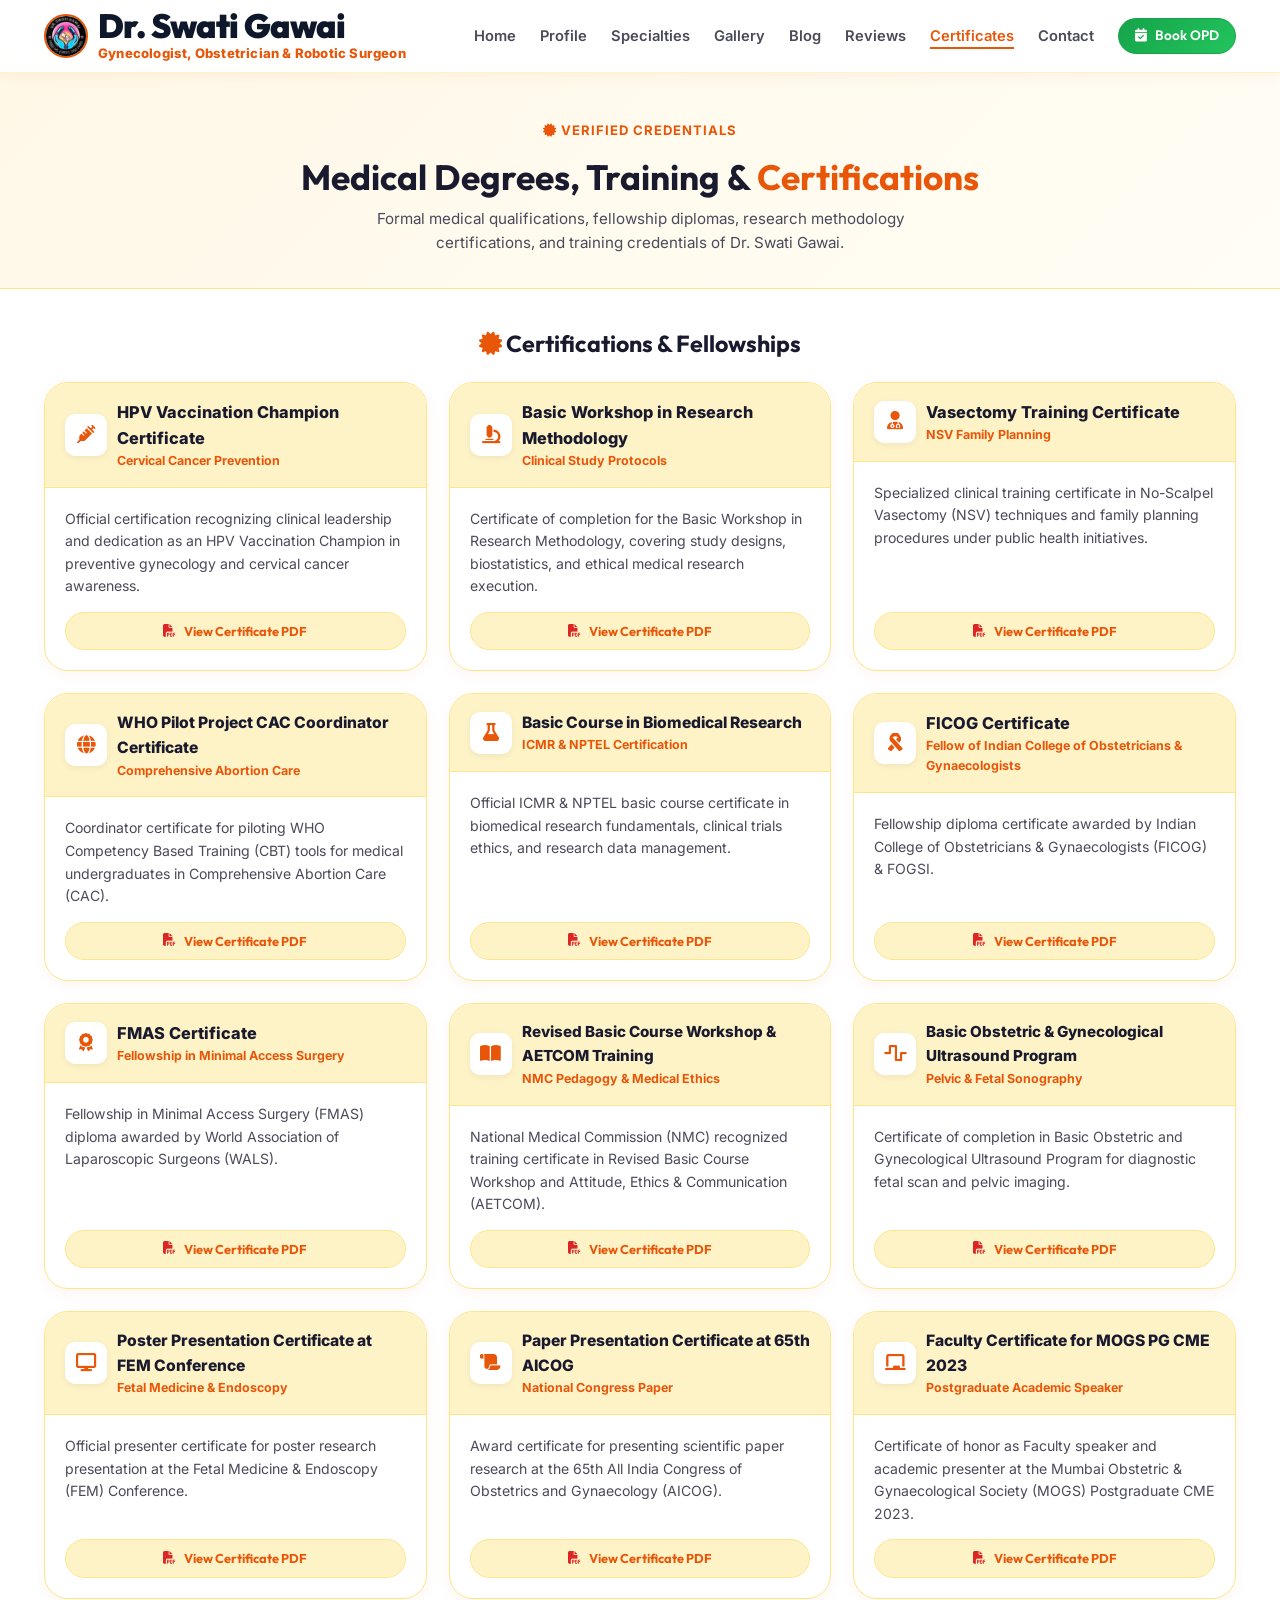
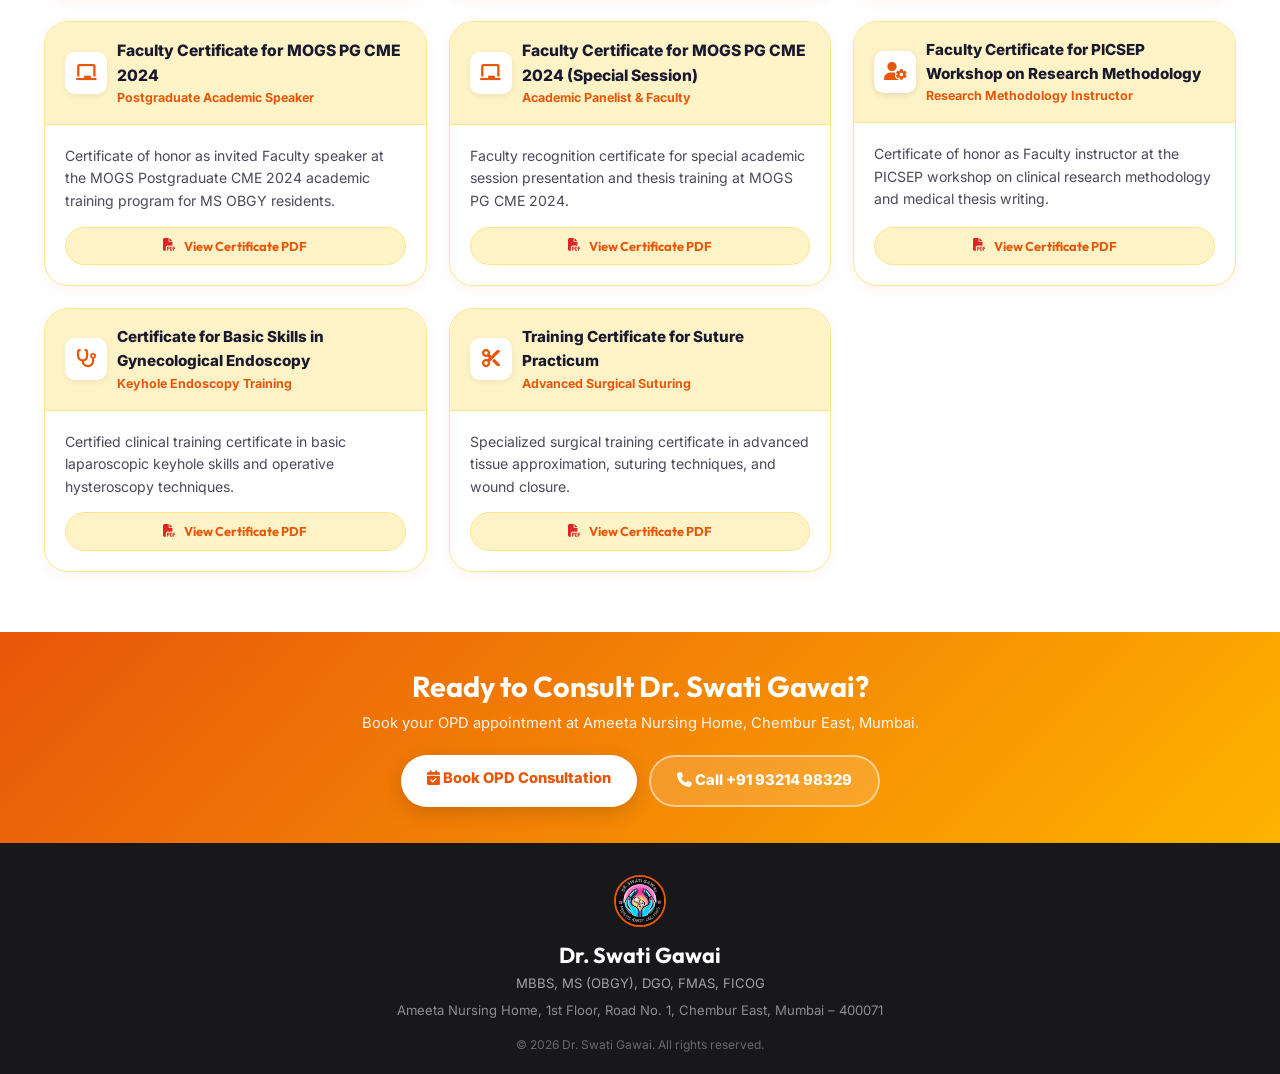
<file: certificates.html>
<!DOCTYPE html>
<html lang="en">
<head>
    <meta charset="UTF-8">
    <meta name="viewport" content="width=device-width, initial-scale=1.0">
    <title>Medical Certificates & Credentials | Dr. Swati Gawai — Gynecologist Chembur</title>
    <meta name="description" content="Official medical certificates, degree diplomas, FMAS, FICOG, MUHS teaching recognitions, research methodology certificates, and robotic surgery qualifications of Dr. Swati Gawai.">
    <link rel="canonical" href="https://drswatigawai.com/certificates">

    <!-- Open Graph -->
    <meta property="og:type" content="website">
    <meta property="og:url" content="https://drswatigawai.com/certificates">
    <meta property="og:title" content="Certificates & Credentials | Dr. Swati Gawai">
    <meta property="og:description" content="Medical degrees, fellowships, FMAS, FICOG, research methodology, and teaching credentials of Dr. Swati Gawai.">
    <meta property="og:image" content="https://drswatigawai.com/images/doctor%20image.jpeg">

    <!-- Favicon -->
    <link rel="icon" type="image/png" href="favicon/favicon-96x96.png" sizes="96x96">
    <link rel="shortcut icon" href="favicon/favicon.ico">
    <link rel="apple-touch-icon" sizes="180x180" href="favicon/apple-touch-icon.png">

    <!-- Google Fonts -->
    <link rel="preconnect" href="https://fonts.googleapis.com">
    <link rel="preconnect" href="https://fonts.gstatic.com" crossorigin>
    <link href="https://fonts.googleapis.com/css2?family=Inter:wght@400;500;600;700&family=Outfit:wght@400;500;600;700;800;900&display=swap" rel="stylesheet">

    <!-- FontAwesome -->
    <link rel="stylesheet" href="https://cdnjs.cloudflare.com/ajax/libs/font-awesome/6.4.0/css/all.min.css">

    <!-- Master Stylesheet -->
    <link rel="stylesheet" href="style.css">

    <style>
        .cert-hero {
            background: linear-gradient(135deg, #FFF8E7 0%, #FFFDF5 100%);
            border-bottom: 1px solid var(--light-border);
            padding: 44px 0 32px;
            text-align: center;
        }

        .cert-grid {
            display: grid;
            grid-template-columns: repeat(auto-fit, minmax(320px, 1fr));
            gap: 22px;
        }

        .cert-card {
            background: var(--white);
            border: 1.5px solid var(--light-border);
            border-radius: var(--radius-lg);
            overflow: hidden;
            box-shadow: var(--shadow-sm);
            transition: transform 0.25s ease, box-shadow 0.25s ease, border-color 0.25s ease;
            display: flex;
            flex-direction: column;
            justify-content: space-between;
        }

        .cert-card:hover {
            transform: translateY(-4px);
            box-shadow: var(--shadow-md);
            border-color: var(--amber-gold);
        }

        .cert-card-header {
            background: var(--yellow-soft);
            padding: 16px 20px;
            border-bottom: 1px solid var(--light-border);
            display: flex;
            align-items: center;
            justify-content: space-between;
            gap: 12px;
        }

        .cert-num-badge {
            font-family: var(--font-heading);
            font-size: 0.84rem;
            font-weight: 900;
            color: white;
            background: var(--orange-primary);
            padding: 4px 12px;
            border-radius: 99px;
            box-shadow: 0 2px 6px rgba(232, 86, 10, 0.3);
            white-space: nowrap;
        }

        .cert-icon {
            width: 42px; height: 42px;
            border-radius: 10px;
            background: var(--white);
            color: var(--orange-primary);
            display: flex; align-items: center; justify-content: center;
            font-size: 1.15rem;
            flex-shrink: 0;
            box-shadow: 0 2px 6px rgba(0,0,0,0.06);
        }

        .cert-card-body {
            padding: 20px;
            flex-grow: 1;
            display: flex;
            flex-direction: column;
            justify-content: space-between;
        }
    </style>
</head>
<body>

    <!-- Splash Loader -->
    <div id="site-loader">
        <img src="images/logo.jpg" alt="Dr. Swati Gawai Logo" class="loader-logo" onerror="this.src='https://via.placeholder.com/80';">
        <div class="loader-title">Dr. Swati Gawai</div>
        <div class="loader-subtitle">Certificates &amp; Credentials</div>
        <div class="loader-progress-track">
            <div class="loader-progress-bar" id="loaderProgressBar"></div>
        </div>
    </div>

    <!-- Header Navigation -->
    <header class="site-header" id="siteHeader">
        <div class="container header-container">
            <a href="index.html" class="brand-wrapper">
                <img src="images/logo.jpg" alt="Logo" class="brand-logo-img" onerror="this.src='https://via.placeholder.com/46';">
                <div>
                    <div class="brand-name">Dr. Swati Gawai</div>
                    <div class="brand-tag">Gynecologist, Obstetrician &amp; Robotic Surgeon</div>
                </div>
            </a>

            <ul class="nav-links-desktop">
                <li><a href="index.html">Home</a></li>
                <li><a href="index.html#about">Profile</a></li>
                <li><a href="specialties.html">Specialties</a></li>
                <li><a href="gallery.html">Gallery</a></li>
                <li><a href="blog.html">Blog</a></li>
                <li><a href="reviews.html">Reviews</a></li>
                <li><a href="certificates.html" class="active">Certificates</a></li>
                <li><a href="contact.html">Contact</a></li>
                <li><a href="booking.html" class="btn btn-secondary btn-book-opd-flash" style="padding:6px 16px; font-size:0.85rem;"><i class="fa-solid fa-calendar-check"></i> Book OPD</a></li>
            </ul>

            <button class="mobile-burger-btn" id="mobileBurgerBtn" aria-label="Toggle menu">
                <i class="fa-solid fa-bars-staggered"></i>
            </button>
        </div>
    </header>

    <!-- Mobile Offcanvas Drawer -->
    <div class="drawer-overlay" id="drawerOverlay"></div>
    <aside class="mobile-drawer" id="mobileDrawer">
        <div>
            <div class="brand-wrapper" style="margin-bottom:24px;">
                <img src="images/logo.jpg" alt="Logo" class="brand-logo-img">
                <div>
                    <div class="brand-name">Dr. Swati Gawai</div>
                    <div class="brand-tag">Gynecologist, Obstetrician &amp; Robotic Surgeon</div>
                </div>
            </div>
            <ul class="drawer-nav-list">
                <li><a href="index.html"><i class="fa-solid fa-house"></i> Home</a></li>
                <li><a href="index.html#about"><i class="fa-solid fa-user-doctor"></i> About Dr. Gawai</a></li>
                <li><a href="specialties.html"><i class="fa-solid fa-stethoscope"></i> Specialties</a></li>
                <li><a href="gallery.html"><i class="fa-solid fa-images"></i> Photo Gallery</a></li>
                <li><a href="certificates.html"><i class="fa-solid fa-certificate"></i> Certificates</a></li>
                <li><a href="blog.html"><i class="fa-solid fa-newspaper"></i> Health Blog</a></li>
                <li><a href="reviews.html"><i class="fa-solid fa-star"></i> Patient Reviews</a></li>
                <li><a href="contact.html"><i class="fa-solid fa-location-dot"></i> Contact &amp; Map</a></li>
                <li><a href="booking.html"><i class="fa-solid fa-calendar-check"></i> Book OPD</a></li>
            </ul>
        </div>
        <div>
            <a href="tel:+919321498329" class="btn btn-primary" style="width:100%;"><i class="fa-solid fa-phone"></i> Call +91 93214 98329</a>
        </div>
    </aside>

    <!-- Hero Section -->
    <section class="cert-hero">
        <div class="container">
            <span class="section-tag"><i class="fa-solid fa-certificate"></i> Verified Credentials</span>
            <h1 class="section-heading" style="font-size:2.2rem; max-width:680px; margin:10px auto 8px;">
                Medical Degrees, Training &amp; <span style="color:var(--orange-primary);">Certifications</span>
            </h1>
            <p style="font-size:0.95rem; color:var(--ink-soft); max-width:620px; margin:0 auto; line-height:1.6;">
                Formal medical qualifications, fellowship diplomas, research methodology certifications, and training credentials of Dr. Swati Gawai.
            </p>
        </div>
    </section>

    <!-- Certifications & Fellowships -->
    <section style="padding:40px 0 60px; background:var(--white);">
        <div class="container">
            <h2 style="font-family:var(--font-heading); font-size:1.45rem; color:var(--ink-dark); margin-bottom:24px; text-align:center;">
                <i class="fa-solid fa-certificate" style="color:var(--orange-primary);"></i> Certifications &amp; Fellowships
            </h2>

            <div class="cert-grid">

                <!-- 1. HPV vaccination champion certificate -->
                <div class="cert-card">
                    <div class="cert-card-header">
                        <div style="display:flex; align-items:center; gap:10px;">
                            <div class="cert-icon"><i class="fa-solid fa-syringe"></i></div>
                            <div>
                                <div style="font-weight:800; font-size:1.02rem; color:var(--ink-dark);">HPV Vaccination Champion Certificate</div>
                                <div style="font-size:0.78rem; color:var(--orange-primary); font-weight:700;">Cervical Cancer Prevention</div>
                            </div>
                        </div>
                    </div>
                    <div class="cert-card-body">
                        <p style="font-size:0.88rem; color:var(--ink-soft); line-height:1.6; margin-bottom:14px;">
                            Official certification recognizing clinical leadership and dedication as an HPV Vaccination Champion in preventive gynecology and cervical cancer awareness.
                        </p>
                        <a href="pdf/HPV Champions.pdf" target="_blank" class="btn btn-secondary" style="font-size:0.8rem; padding:8px 16px; display:inline-flex; align-items:center; gap:8px;">
                            <i class="fa-solid fa-file-pdf" style="color:#DC2626;"></i> View Certificate PDF
                        </a>
                    </div>
                </div>

                <!-- 2. Basic workshop in research methodology -->
                <div class="cert-card">
                    <div class="cert-card-header">
                        <div style="display:flex; align-items:center; gap:10px;">
                            <div class="cert-icon"><i class="fa-solid fa-microscope"></i></div>
                            <div>
                                <div style="font-weight:800; font-size:1.02rem; color:var(--ink-dark);">Basic Workshop in Research Methodology</div>
                                <div style="font-size:0.78rem; color:var(--orange-primary); font-weight:700;">Clinical Study Protocols</div>
                            </div>
                        </div>
                    </div>
                    <div class="cert-card-body">
                        <p style="font-size:0.88rem; color:var(--ink-soft); line-height:1.6; margin-bottom:14px;">
                            Certificate of completion for the Basic Workshop in Research Methodology, covering study designs, biostatistics, and ethical medical research execution.
                        </p>
                        <a href="pdf/BASIC WORKSHOP IN RESEARCH METHODOLOGY.pdf" target="_blank" class="btn btn-secondary" style="font-size:0.8rem; padding:8px 16px; display:inline-flex; align-items:center; gap:8px;">
                            <i class="fa-solid fa-file-pdf" style="color:#DC2626;"></i> View Certificate PDF
                        </a>
                    </div>
                </div>

                <!-- 3. Vasectomy training certificate -->
                <div class="cert-card">
                    <div class="cert-card-header">
                        <div style="display:flex; align-items:center; gap:10px;">
                            <div class="cert-icon"><i class="fa-solid fa-user-doctor"></i></div>
                            <div>
                                <div style="font-weight:800; font-size:1.02rem; color:var(--ink-dark);">Vasectomy Training Certificate</div>
                                <div style="font-size:0.78rem; color:var(--orange-primary); font-weight:700;">NSV Family Planning</div>
                            </div>
                        </div>
                    </div>
                    <div class="cert-card-body">
                        <p style="font-size:0.88rem; color:var(--ink-soft); line-height:1.6; margin-bottom:14px;">
                            Specialized clinical training certificate in No-Scalpel Vasectomy (NSV) techniques and family planning procedures under public health initiatives.
                        </p>
                        <a href="pdf/NSV Training.pdf" target="_blank" class="btn btn-secondary" style="font-size:0.8rem; padding:8px 16px; display:inline-flex; align-items:center; gap:8px;">
                            <i class="fa-solid fa-file-pdf" style="color:#DC2626;"></i> View Certificate PDF
                        </a>
                    </div>
                </div>

                <!-- 4. WHO pilot project on Comprehensive abortion care co ordinator certificate -->
                <div class="cert-card">
                    <div class="cert-card-header">
                        <div style="display:flex; align-items:center; gap:10px;">
                            <div class="cert-icon"><i class="fa-solid fa-globe"></i></div>
                            <div>
                                <div style="font-weight:800; font-size:0.98rem; color:var(--ink-dark);">WHO Pilot Project CAC Coordinator Certificate</div>
                                <div style="font-size:0.78rem; color:var(--orange-primary); font-weight:700;">Comprehensive Abortion Care</div>
                            </div>
                        </div>
                    </div>
                    <div class="cert-card-body">
                        <p style="font-size:0.88rem; color:var(--ink-soft); line-height:1.6; margin-bottom:14px;">
                            Coordinator certificate for piloting WHO Competency Based Training (CBT) tools for medical undergraduates in Comprehensive Abortion Care (CAC).
                        </p>
                        <a href="pdf/Piloting Comprehensive Abortion Care(CAC) Competency Based Training (CBT) Tool for medical UG.pdf" target="_blank" class="btn btn-secondary" style="font-size:0.8rem; padding:8px 16px; display:inline-flex; align-items:center; gap:8px;">
                            <i class="fa-solid fa-file-pdf" style="color:#DC2626;"></i> View Certificate PDF
                        </a>
                    </div>
                </div>

                <!-- 5. Certificate in basic course in biomedical research -->
                <div class="cert-card">
                    <div class="cert-card-header">
                        <div style="display:flex; align-items:center; gap:10px;">
                            <div class="cert-icon"><i class="fa-solid fa-flask"></i></div>
                            <div>
                                <div style="font-weight:800; font-size:0.98rem; color:var(--ink-dark);">Basic Course in Biomedical Research</div>
                                <div style="font-size:0.78rem; color:var(--orange-primary); font-weight:700;">ICMR &amp; NPTEL Certification</div>
                            </div>
                        </div>
                    </div>
                    <div class="cert-card-body">
                        <p style="font-size:0.88rem; color:var(--ink-soft); line-height:1.6; margin-bottom:14px;">
                            Official ICMR &amp; NPTEL basic course certificate in biomedical research fundamentals, clinical trials ethics, and research data management.
                        </p>
                        <a href="pdf/Basic Course in Biomedical Research.pdf" target="_blank" class="btn btn-secondary" style="font-size:0.8rem; padding:8px 16px; display:inline-flex; align-items:center; gap:8px;">
                            <i class="fa-solid fa-file-pdf" style="color:#DC2626;"></i> View Certificate PDF
                        </a>
                    </div>
                </div>

                <!-- 6. FICOG certificate -->
                <div class="cert-card">
                    <div class="cert-card-header">
                        <div style="display:flex; align-items:center; gap:10px;">
                            <div class="cert-icon"><i class="fa-solid fa-ribbon"></i></div>
                            <div>
                                <div style="font-weight:800; font-size:1.02rem; color:var(--ink-dark);">FICOG Certificate</div>
                                <div style="font-size:0.78rem; color:var(--orange-primary); font-weight:700;">Fellow of Indian College of Obstetricians &amp; Gynaecologists</div>
                            </div>
                        </div>
                    </div>
                    <div class="cert-card-body">
                        <p style="font-size:0.88rem; color:var(--ink-soft); line-height:1.6; margin-bottom:14px;">
                            Fellowship diploma certificate awarded by Indian College of Obstetricians &amp; Gynaecologists (FICOG) &amp; FOGSI.
                        </p>
                        <a href="pdf/6.pdf" target="_blank" class="btn btn-secondary" style="font-size:0.8rem; padding:8px 16px; display:inline-flex; align-items:center; gap:8px;">
                            <i class="fa-solid fa-file-pdf" style="color:#DC2626;"></i> View Certificate PDF
                        </a>
                    </div>
                </div>

                <!-- 7. FMAS certificate -->
                <div class="cert-card">
                    <div class="cert-card-header">
                        <div style="display:flex; align-items:center; gap:10px;">
                            <div class="cert-icon"><i class="fa-solid fa-award"></i></div>
                            <div>
                                <div style="font-weight:800; font-size:1.02rem; color:var(--ink-dark);">FMAS Certificate</div>
                                <div style="font-size:0.78rem; color:var(--orange-primary); font-weight:700;">Fellowship in Minimal Access Surgery</div>
                            </div>
                        </div>
                    </div>
                    <div class="cert-card-body">
                        <p style="font-size:0.88rem; color:var(--ink-soft); line-height:1.6; margin-bottom:14px;">
                            Fellowship in Minimal Access Surgery (FMAS) diploma awarded by World Association of Laparoscopic Surgeons (WALS).
                        </p>
                        <a href="pdf/7.pdf" target="_blank" class="btn btn-secondary" style="font-size:0.8rem; padding:8px 16px; display:inline-flex; align-items:center; gap:8px;">
                            <i class="fa-solid fa-file-pdf" style="color:#DC2626;"></i> View Certificate PDF
                        </a>
                    </div>
                </div>

                <!-- 8. Certificate in revised basic course workshop and AETCOM training -->
                <div class="cert-card">
                    <div class="cert-card-header">
                        <div style="display:flex; align-items:center; gap:10px;">
                            <div class="cert-icon"><i class="fa-solid fa-book-open"></i></div>
                            <div>
                                <div style="font-weight:800; font-size:0.95rem; color:var(--ink-dark);">Revised Basic Course Workshop &amp; AETCOM Training</div>
                                <div style="font-size:0.78rem; color:var(--orange-primary); font-weight:700;">NMC Pedagogy &amp; Medical Ethics</div>
                            </div>
                        </div>
                    </div>
                    <div class="cert-card-body">
                        <p style="font-size:0.88rem; color:var(--ink-soft); line-height:1.6; margin-bottom:14px;">
                            National Medical Commission (NMC) recognized training certificate in Revised Basic Course Workshop and Attitude, Ethics &amp; Communication (AETCOM).
                        </p>
                        <a href="pdf/8.pdf" target="_blank" class="btn btn-secondary" style="font-size:0.8rem; padding:8px 16px; display:inline-flex; align-items:center; gap:8px;">
                            <i class="fa-solid fa-file-pdf" style="color:#DC2626;"></i> View Certificate PDF
                        </a>
                    </div>
                </div>

                <!-- 9. Certificate in basic obstetric and gynecological ultrasound program -->
                <div class="cert-card">
                    <div class="cert-card-header">
                        <div style="display:flex; align-items:center; gap:10px;">
                            <div class="cert-icon"><i class="fa-solid fa-wave-square"></i></div>
                            <div>
                                <div style="font-weight:800; font-size:0.95rem; color:var(--ink-dark);">Basic Obstetric &amp; Gynecological Ultrasound Program</div>
                                <div style="font-size:0.78rem; color:var(--orange-primary); font-weight:700;">Pelvic &amp; Fetal Sonography</div>
                            </div>
                        </div>
                    </div>
                    <div class="cert-card-body">
                        <p style="font-size:0.88rem; color:var(--ink-soft); line-height:1.6; margin-bottom:14px;">
                            Certificate of completion in Basic Obstetric and Gynecological Ultrasound Program for diagnostic fetal scan and pelvic imaging.
                        </p>
                        <a href="pdf/9.pdf" target="_blank" class="btn btn-secondary" style="font-size:0.8rem; padding:8px 16px; display:inline-flex; align-items:center; gap:8px;">
                            <i class="fa-solid fa-file-pdf" style="color:#DC2626;"></i> View Certificate PDF
                        </a>
                    </div>
                </div>

                <!-- 11. Poster presentation certificate at FEM conference -->
                <div class="cert-card">
                    <div class="cert-card-header">
                        <div style="display:flex; align-items:center; gap:10px;">
                            <div class="cert-icon"><i class="fa-solid fa-display"></i></div>
                            <div>
                                <div style="font-weight:800; font-size:0.98rem; color:var(--ink-dark);">Poster Presentation Certificate at FEM Conference</div>
                                <div style="font-size:0.78rem; color:var(--orange-primary); font-weight:700;">Fetal Medicine &amp; Endoscopy</div>
                            </div>
                        </div>
                    </div>
                    <div class="cert-card-body">
                        <p style="font-size:0.88rem; color:var(--ink-soft); line-height:1.6; margin-bottom:14px;">
                            Official presenter certificate for poster research presentation at the Fetal Medicine &amp; Endoscopy (FEM) Conference.
                        </p>
                        <a href="pdf/11.pdf" target="_blank" class="btn btn-secondary" style="font-size:0.8rem; padding:8px 16px; display:inline-flex; align-items:center; gap:8px;">
                            <i class="fa-solid fa-file-pdf" style="color:#DC2626;"></i> View Certificate PDF
                        </a>
                    </div>
                </div>

                <!-- 13. Paper presentation certificate at 65th AICOG -->
                <div class="cert-card">
                    <div class="cert-card-header">
                        <div style="display:flex; align-items:center; gap:10px;">
                            <div class="cert-icon"><i class="fa-solid fa-scroll"></i></div>
                            <div>
                                <div style="font-weight:800; font-size:0.98rem; color:var(--ink-dark);">Paper Presentation Certificate at 65th AICOG</div>
                                <div style="font-size:0.78rem; color:var(--orange-primary); font-weight:700;">National Congress Paper</div>
                            </div>
                        </div>
                    </div>
                    <div class="cert-card-body">
                        <p style="font-size:0.88rem; color:var(--ink-soft); line-height:1.6; margin-bottom:14px;">
                            Award certificate for presenting scientific paper research at the 65th All India Congress of Obstetrics and Gynaecology (AICOG).
                        </p>
                        <a href="pdf/13.pdf" target="_blank" class="btn btn-secondary" style="font-size:0.8rem; padding:8px 16px; display:inline-flex; align-items:center; gap:8px;">
                            <i class="fa-solid fa-file-pdf" style="color:#DC2626;"></i> View Certificate PDF
                        </a>
                    </div>
                </div>

                <!-- 14. Faculty certificate for MOGS PG cme 2023 -->
                <div class="cert-card">
                    <div class="cert-card-header">
                        <div style="display:flex; align-items:center; gap:10px;">
                            <div class="cert-icon"><i class="fa-solid fa-chalkboard"></i></div>
                            <div>
                                <div style="font-weight:800; font-size:0.98rem; color:var(--ink-dark);">Faculty Certificate for MOGS PG CME 2023</div>
                                <div style="font-size:0.78rem; color:var(--orange-primary); font-weight:700;">Postgraduate Academic Speaker</div>
                            </div>
                        </div>
                    </div>
                    <div class="cert-card-body">
                        <p style="font-size:0.88rem; color:var(--ink-soft); line-height:1.6; margin-bottom:14px;">
                            Certificate of honor as Faculty speaker and academic presenter at the Mumbai Obstetric &amp; Gynaecological Society (MOGS) Postgraduate CME 2023.
                        </p>
                        <a href="pdf/14.pdf" target="_blank" class="btn btn-secondary" style="font-size:0.8rem; padding:8px 16px; display:inline-flex; align-items:center; gap:8px;">
                            <i class="fa-solid fa-file-pdf" style="color:#DC2626;"></i> View Certificate PDF
                        </a>
                    </div>
                </div>

                <!-- 15. Faculty certificate for MOGS PG cme 2024 -->
                <div class="cert-card">
                    <div class="cert-card-header">
                        <div style="display:flex; align-items:center; gap:10px;">
                            <div class="cert-icon"><i class="fa-solid fa-chalkboard"></i></div>
                            <div>
                                <div style="font-weight:800; font-size:0.98rem; color:var(--ink-dark);">Faculty Certificate for MOGS PG CME 2024</div>
                                <div style="font-size:0.78rem; color:var(--orange-primary); font-weight:700;">Postgraduate Academic Speaker</div>
                            </div>
                        </div>
                    </div>
                    <div class="cert-card-body">
                        <p style="font-size:0.88rem; color:var(--ink-soft); line-height:1.6; margin-bottom:14px;">
                            Certificate of honor as invited Faculty speaker at the MOGS Postgraduate CME 2024 academic training program for MS OBGY residents.
                        </p>
                        <a href="pdf/16.pdf" target="_blank" class="btn btn-secondary" style="font-size:0.8rem; padding:8px 16px; display:inline-flex; align-items:center; gap:8px;">
                            <i class="fa-solid fa-file-pdf" style="color:#DC2626;"></i> View Certificate PDF
                        </a>
                    </div>
                </div>

                <!-- 16. Faculty certificate for MOGS PG cme 2024 (Special Session) -->
                <div class="cert-card">
                    <div class="cert-card-header">
                        <div style="display:flex; align-items:center; gap:10px;">
                            <div class="cert-icon"><i class="fa-solid fa-chalkboard"></i></div>
                            <div>
                                <div style="font-weight:800; font-size:0.98rem; color:var(--ink-dark);">Faculty Certificate for MOGS PG CME 2024 (Special Session)</div>
                                <div style="font-size:0.78rem; color:var(--orange-primary); font-weight:700;">Academic Panelist &amp; Faculty</div>
                            </div>
                        </div>
                    </div>
                    <div class="cert-card-body">
                        <p style="font-size:0.88rem; color:var(--ink-soft); line-height:1.6; margin-bottom:14px;">
                            Faculty recognition certificate for special academic session presentation and thesis training at MOGS PG CME 2024.
                        </p>
                        <a href="pdf/16.pdf" target="_blank" class="btn btn-secondary" style="font-size:0.8rem; padding:8px 16px; display:inline-flex; align-items:center; gap:8px;">
                            <i class="fa-solid fa-file-pdf" style="color:#DC2626;"></i> View Certificate PDF
                        </a>
                    </div>
                </div>

                <!-- 17. Faculty certificate for PICSEP workshop on Research methodology -->
                <div class="cert-card">
                    <div class="cert-card-header">
                        <div style="display:flex; align-items:center; gap:10px;">
                            <div class="cert-icon"><div class="cert-icon"><i class="fa-solid fa-user-gear"></i></div></div>
                            <div>
                                <div style="font-weight:800; font-size:0.95rem; color:var(--ink-dark);">Faculty Certificate for PICSEP Workshop on Research Methodology</div>
                                <div style="font-size:0.78rem; color:var(--orange-primary); font-weight:700;">Research Methodology Instructor</div>
                            </div>
                        </div>
                    </div>
                    <div class="cert-card-body">
                        <p style="font-size:0.88rem; color:var(--ink-soft); line-height:1.6; margin-bottom:14px;">
                            Certificate of honor as Faculty instructor at the PICSEP workshop on clinical research methodology and medical thesis writing.
                        </p>
                        <a href="pdf/17.pdf" target="_blank" class="btn btn-secondary" style="font-size:0.8rem; padding:8px 16px; display:inline-flex; align-items:center; gap:8px;">
                            <i class="fa-solid fa-file-pdf" style="color:#DC2626;"></i> View Certificate PDF
                        </a>
                    </div>
                </div>

                <!-- 21. Certificate for Basic skills in gynecological endoscopy -->
                <div class="cert-card">
                    <div class="cert-card-header">
                        <div style="display:flex; align-items:center; gap:10px;">
                            <div class="cert-icon"><i class="fa-solid fa-stethoscope"></i></div>
                            <div>
                                <div style="font-weight:800; font-size:0.95rem; color:var(--ink-dark);">Certificate for Basic Skills in Gynecological Endoscopy</div>
                                <div style="font-size:0.78rem; color:var(--orange-primary); font-weight:700;">Keyhole Endoscopy Training</div>
                            </div>
                        </div>
                    </div>
                    <div class="cert-card-body">
                        <p style="font-size:0.88rem; color:var(--ink-soft); line-height:1.6; margin-bottom:14px;">
                            Certified clinical training certificate in basic laparoscopic keyhole skills and operative hysteroscopy techniques.
                        </p>
                        <a href="pdf/21.pdf" target="_blank" class="btn btn-secondary" style="font-size:0.8rem; padding:8px 16px; display:inline-flex; align-items:center; gap:8px;">
                            <i class="fa-solid fa-file-pdf" style="color:#DC2626;"></i> View Certificate PDF
                        </a>
                    </div>
                </div>

                <!-- 22. Training certificate for suture practicum -->
                <div class="cert-card">
                    <div class="cert-card-header">
                        <div style="display:flex; align-items:center; gap:10px;">
                            <div class="cert-icon"><i class="fa-solid fa-scissors"></i></div>
                            <div>
                                <div style="font-weight:800; font-size:0.95rem; color:var(--ink-dark);">Training Certificate for Suture Practicum</div>
                                <div style="font-size:0.78rem; color:var(--orange-primary); font-weight:700;">Advanced Surgical Suturing</div>
                            </div>
                        </div>
                    </div>
                    <div class="cert-card-body">
                        <p style="font-size:0.88rem; color:var(--ink-soft); line-height:1.6; margin-bottom:14px;">
                            Specialized surgical training certificate in advanced tissue approximation, suturing techniques, and wound closure.
                        </p>
                        <a href="pdf/22.pdf" target="_blank" class="btn btn-secondary" style="font-size:0.8rem; padding:8px 16px; display:inline-flex; align-items:center; gap:8px;">
                            <i class="fa-solid fa-file-pdf" style="color:#DC2626;"></i> View Certificate PDF
                        </a>
                    </div>
                </div>

            </div>

        </div>
    </section>

    <!-- Bottom CTA -->
    <section style="background:linear-gradient(135deg,var(--orange-primary),#FFB300); padding:36px 0; text-align:center;">
        <div class="container">
            <h2 style="font-family:var(--font-heading); font-size:1.8rem; color:white; margin-bottom:8px;">Ready to Consult Dr. Swati Gawai?</h2>
            <p style="font-size:0.92rem; color:rgba(255,255,255,0.92); margin-bottom:20px;">Book your OPD appointment at Ameeta Nursing Home, Chembur East, Mumbai.</p>
            <div style="display:flex; gap:12px; justify-content:center; flex-wrap:wrap;">
                <a href="booking.html" style="background:white; color:var(--orange-primary); font-weight:800; padding:12px 26px; border-radius:999px; text-decoration:none; font-size:0.92rem; box-shadow:0 6px 20px rgba(0,0,0,0.15);"><i class="fa-solid fa-calendar-check"></i> Book OPD Consultation</a>
                <a href="tel:+919321498329" style="background:rgba(255,255,255,0.15); color:white; font-weight:800; padding:12px 26px; border-radius:999px; text-decoration:none; font-size:0.92rem; border:2px solid rgba(255,255,255,0.5);"><i class="fa-solid fa-phone"></i> Call +91 93214 98329</a>
            </div>
        </div>
    </section>

    <!-- Footer -->
    <footer style="background:var(--dark-slate); color:var(--white); padding:32px 0 20px;">
        <div class="container text-center">
            <img src="images/logo.jpg" alt="Dr. Swati Gawai Logo" style="width:52px; height:52px; border-radius:50%; border:2px solid var(--orange-primary); margin-bottom:8px; object-fit:cover;" onerror="this.src='https://via.placeholder.com/52';">
            <h3 style="font-family:var(--font-heading); font-size:1.35rem; color:var(--white); margin-bottom:4px;">Dr. Swati Gawai</h3>
            <p style="font-size:0.82rem; color:rgba(255,255,255,0.6);">MBBS, MS (OBGY), DGO, FMAS, FICOG</p>
            <p style="font-size:0.82rem; color:rgba(255,255,255,0.5); margin-top:6px;">Ameeta Nursing Home, 1st Floor, Road No. 1, Chembur East, Mumbai – 400071</p>
            <p style="font-size:0.75rem; color:rgba(255,255,255,0.35); margin-top:14px;">&copy; 2026 Dr. Swati Gawai. All rights reserved.</p>
        </div>
    </footer>

    <!-- Script Engine -->
    <script src="script.js"></script>
</body>
</html>
</file>
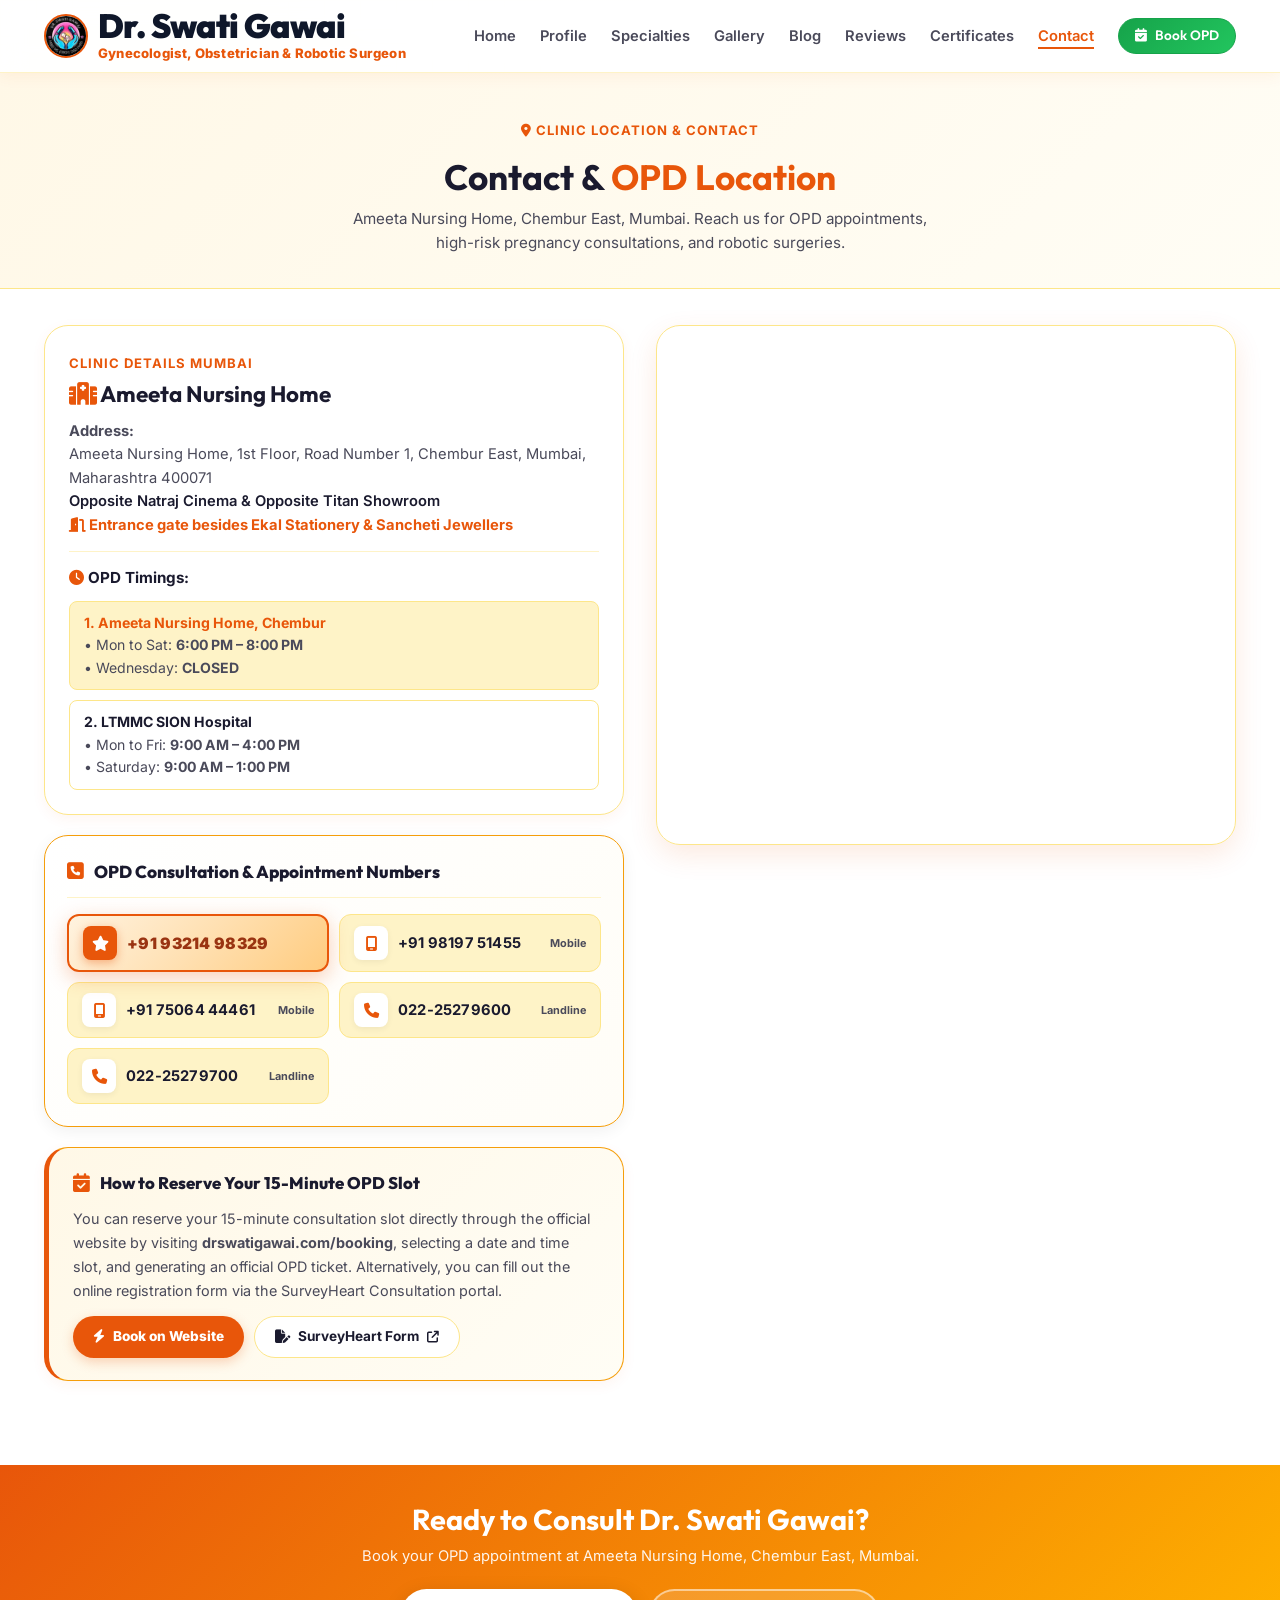
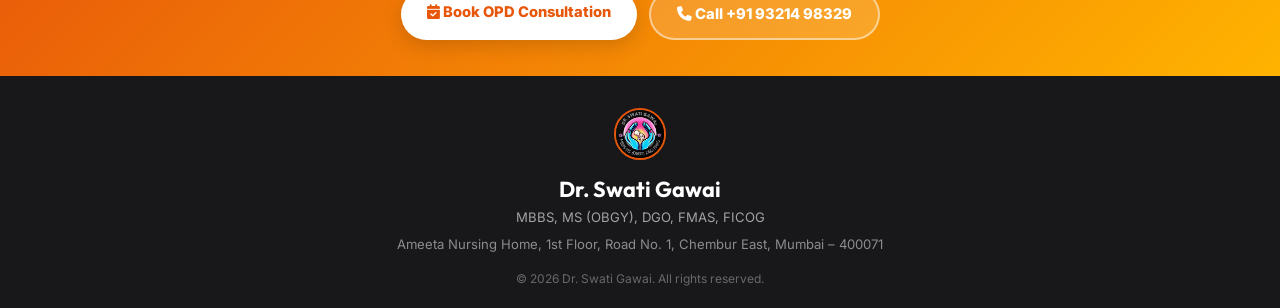
<file: contact.html>
<!DOCTYPE html>
<html lang="en">
<head>
    <meta charset="UTF-8">
    <meta name="viewport" content="width=device-width, initial-scale=1.0">
    <title>Contact & Clinic Location | Dr. Swati Gawai — Gynecologist Chembur Mumbai</title>
    <meta name="description" content="Contact Dr. Swati Gawai at Ameeta Nursing Home, Chembur East, Mumbai. Call +91 93214 98329, view OPD consultation timings, address, and Google Maps direction.">
    <link rel="canonical" href="https://drswatigawai.com/contact">

    <!-- Open Graph -->
    <meta property="og:type" content="website">
    <meta property="og:url" content="https://drswatigawai.com/contact">
    <meta property="og:title" content="Contact & Clinic Location | Dr. Swati Gawai">
    <meta property="og:description" content="Contact Dr. Swati Gawai at Ameeta Nursing Home, Chembur, Mumbai. Phone numbers, OPD timings, and address.">
    <meta property="og:image" content="https://drswatigawai.com/images/doctor%20image.jpeg">

    <!-- Favicon -->
    <link rel="icon" type="image/png" href="favicon/favicon-96x96.png" sizes="96x96">
    <link rel="shortcut icon" href="favicon/favicon.ico">
    <link rel="apple-touch-icon" sizes="180x180" href="favicon/apple-touch-icon.png">

    <!-- Google Fonts -->
    <link rel="preconnect" href="https://fonts.googleapis.com">
    <link rel="preconnect" href="https://fonts.gstatic.com" crossorigin>
    <link href="https://fonts.googleapis.com/css2?family=Inter:wght@400;500;600;700&family=Outfit:wght@400;500;600;700;800;900&display=swap" rel="stylesheet">

    <!-- FontAwesome -->
    <link rel="stylesheet" href="https://cdnjs.cloudflare.com/ajax/libs/font-awesome/6.4.0/css/all.min.css">

    <!-- Master Stylesheet -->
    <link rel="stylesheet" href="style.css">

    <style>
        .contact-hero {
            background: linear-gradient(135deg, #FFF8E7 0%, #FFFDF5 100%);
            border-bottom: 1px solid var(--light-border);
            padding: 44px 0 32px;
            text-align: center;
        }

        .contact-card {
            background: var(--white);
            border: 1.5px solid var(--light-border);
            border-radius: var(--radius-lg);
            padding: 24px;
            box-shadow: var(--shadow-sm);
        }
    </style>
</head>
<body>

    <!-- Splash Loader -->
    <div id="site-loader">
        <img src="images/logo.jpg" alt="Dr. Swati Gawai Logo" class="loader-logo" onerror="this.src='https://via.placeholder.com/80';">
        <div class="loader-title">Dr. Swati Gawai</div>
        <div class="loader-subtitle">Contact &amp; Location</div>
        <div class="loader-progress-track">
            <div class="loader-progress-bar" id="loaderProgressBar"></div>
        </div>
    </div>

    <!-- Header Navigation -->
    <header class="site-header" id="siteHeader">
        <div class="container header-container">
            <a href="index.html" class="brand-wrapper">
                <img src="images/logo.jpg" alt="Logo" class="brand-logo-img" onerror="this.src='https://via.placeholder.com/46';">
                <div>
                    <div class="brand-name">Dr. Swati Gawai</div>
                    <div class="brand-tag">Gynecologist, Obstetrician &amp; Robotic Surgeon</div>
                </div>
            </a>

            <ul class="nav-links-desktop">
                <li><a href="index.html">Home</a></li>
                <li><a href="index.html#about">Profile</a></li>
                <li><a href="specialties.html">Specialties</a></li>
                <li><a href="gallery.html">Gallery</a></li>
                <li><a href="blog.html">Blog</a></li>
                <li><a href="reviews.html">Reviews</a></li>
                <li><a href="certificates.html">Certificates</a></li>
                <li><a href="contact.html" class="active">Contact</a></li>
                <li><a href="booking.html" class="btn btn-secondary btn-book-opd-flash" style="padding:6px 16px; font-size:0.85rem;"><i class="fa-solid fa-calendar-check"></i> Book OPD</a></li>
            </ul>

            <button class="mobile-burger-btn" id="mobileBurgerBtn" aria-label="Toggle menu">
                <i class="fa-solid fa-bars-staggered"></i>
            </button>
        </div>
    </header>

    <!-- Mobile Offcanvas Drawer -->
    <div class="drawer-overlay" id="drawerOverlay"></div>
    <aside class="mobile-drawer" id="mobileDrawer">
        <div>
            <div class="brand-wrapper" style="margin-bottom:24px;">
                <img src="images/logo.jpg" alt="Logo" class="brand-logo-img">
                <div>
                    <div class="brand-name">Dr. Swati Gawai</div>
                    <div class="brand-tag">Gynecologist, Obstetrician &amp; Robotic Surgeon</div>
                </div>
            </div>
            <ul class="drawer-nav-list">
                <li><a href="index.html"><i class="fa-solid fa-house"></i> Home</a></li>
                <li><a href="index.html#about"><i class="fa-solid fa-user-doctor"></i> About Dr. Gawai</a></li>
                <li><a href="specialties.html"><i class="fa-solid fa-stethoscope"></i> Specialties</a></li>
                <li><a href="gallery.html"><i class="fa-solid fa-images"></i> Photo Gallery</a></li>
                <li><a href="certificates.html"><i class="fa-solid fa-certificate"></i> Certificates</a></li>
                <li><a href="blog.html"><i class="fa-solid fa-newspaper"></i> Health Blog</a></li>
                <li><a href="reviews.html"><i class="fa-solid fa-star"></i> Patient Reviews</a></li>
                <li><a href="contact.html"><i class="fa-solid fa-location-dot"></i> Contact &amp; Map</a></li>
                <li><a href="booking.html"><i class="fa-solid fa-calendar-check"></i> Book OPD</a></li>
            </ul>
        </div>
        <div>
            <a href="tel:+919321498329" class="btn btn-primary" style="width:100%;"><i class="fa-solid fa-phone"></i> Call +91 93214 98329</a>
        </div>
    </aside>

    <!-- Hero Section -->
    <section class="contact-hero">
        <div class="container">
            <span class="section-tag"><i class="fa-solid fa-location-dot"></i> Clinic Location &amp; Contact</span>
            <h1 class="section-heading" style="font-size:2.2rem; max-width:640px; margin:10px auto 8px;">
                Contact &amp; <span style="color:var(--orange-primary);">OPD Location</span>
            </h1>
            <p style="font-size:0.95rem; color:var(--ink-soft); max-width:580px; margin:0 auto; line-height:1.6;">
                Ameeta Nursing Home, Chembur East, Mumbai. Reach us for OPD appointments, high-risk pregnancy consultations, and robotic surgeries.
            </p>
        </div>
    </section>

    <!-- Main Contact Area -->
    <section style="padding:36px 0 60px; background:var(--white);">
        <div class="container">

            <div style="display:grid; grid-template-columns:repeat(auto-fit, minmax(320px, 1fr)); gap:32px; align-items:flex-start;">
                
                <!-- Left: Address & Timings -->
                <div>
                    <!-- Clinic Address Card -->
                    <div class="contact-card" style="margin-bottom:20px;">
                        <span class="section-tag" style="margin-bottom:6px;">Clinic Details Mumbai</span>
                        <h3 style="font-family:var(--font-heading); font-size:1.4rem; color:var(--ink-dark); margin-bottom:12px;"><i class="fa-solid fa-hospital" style="color:var(--orange-primary);"></i> Ameeta Nursing Home</h3>
                        <p style="font-size:0.92rem; color:var(--ink-soft); line-height:1.6; margin-bottom:14px;">
                            <strong>Address:</strong><br>
                            Ameeta Nursing Home, 1st Floor, Road Number 1, Chembur East, Mumbai, Maharashtra 400071<br>
                            <span style="color:var(--ink-dark); font-weight:600;">Opposite Natraj Cinema &amp; Opposite Titan Showroom</span><br>
                            <span style="color:var(--orange-primary); font-weight:700;"><i class="fa-solid fa-door-open"></i> Entrance gate besides Ekal Stationery &amp; Sancheti Jewellers</span>
                        </p>

                        <div style="border-top:1px solid var(--yellow-soft); padding-top:14px; font-size:0.88rem; color:var(--ink-soft); display:flex; flex-direction:column; gap:10px;">
                            <strong style="color:var(--ink-dark); font-size:0.95rem;"><i class="fa-solid fa-clock" style="color:var(--orange-primary);"></i> OPD Timings:</strong>
                            
                            <div style="background:var(--yellow-soft); padding:10px 14px; border-radius:8px; border:1px solid var(--light-border);">
                                <strong style="color:var(--orange-primary); display:block;">1. Ameeta Nursing Home, Chembur</strong>
                                &bull; Mon to Sat: <strong>6:00 PM &ndash; 8:00 PM</strong><br>
                                &bull; Wednesday: <strong>CLOSED</strong>
                            </div>

                            <div style="background:var(--white); padding:10px 14px; border-radius:8px; border:1px solid var(--light-border);">
                                <strong style="color:var(--ink-dark); display:block;">2. LTMMC SION Hospital</strong>
                                &bull; Mon to Fri: <strong>9:00 AM &ndash; 4:00 PM</strong><br>
                                &bull; Saturday: <strong>9:00 AM &ndash; 1:00 PM</strong>
                            </div>
                        </div>
                    </div>

                    <!-- Appointment Phone Numbers Showcase Widget -->
                    <div class="phone-numbers-showcase">
                        <div class="phone-numbers-header">
                            <i class="fa-solid fa-square-phone"></i>
                            <span>OPD Consultation &amp; Appointment Numbers</span>
                        </div>
                        <div class="phone-grid-list">
                            <a href="tel:+919321498329" class="phone-pill-link primary-num">
                                <div class="phone-pill-info">
                                    <div class="phone-pill-icon"><i class="fa-solid fa-star"></i></div>
                                    <span class="phone-pill-num">+91 93214 98329</span>
                                </div>
                            </a>
                            <a href="tel:+919819751455" class="phone-pill-link">
                                <div class="phone-pill-info">
                                    <div class="phone-pill-icon"><i class="fa-solid fa-mobile-screen"></i></div>
                                    <span class="phone-pill-num">+91 98197 51455</span>
                                </div>
                                <span style="font-size:0.68rem; font-weight:700; color:var(--ink-soft);">Mobile</span>
                            </a>
                            <a href="tel:+917506444461" class="phone-pill-link">
                                <div class="phone-pill-info">
                                    <div class="phone-pill-icon"><i class="fa-solid fa-mobile-screen"></i></div>
                                    <span class="phone-pill-num">+91 75064 44461</span>
                                </div>
                                <span style="font-size:0.68rem; font-weight:700; color:var(--ink-soft);">Mobile</span>
                            </a>
                            <a href="tel:02225279600" class="phone-pill-link">
                                <div class="phone-pill-info">
                                    <div class="phone-pill-icon"><i class="fa-solid fa-phone"></i></div>
                                    <span class="phone-pill-num">022-25279600</span>
                                </div>
                                <span style="font-size:0.68rem; font-weight:700; color:var(--ink-soft);">Landline</span>
                            </a>
                            <a href="tel:02225279700" class="phone-pill-link">
                                <div class="phone-pill-info">
                                    <div class="phone-pill-icon"><i class="fa-solid fa-phone"></i></div>
                                    <span class="phone-pill-num">022-25279700</span>
                                </div>
                                <span style="font-size:0.68rem; font-weight:700; color:var(--ink-soft);">Landline</span>
                            </a>
                        </div>
                    </div>

                    <!-- OPD Reservation Guide Banner Box -->
                    <div class="reservation-guide-box">
                        <div class="reservation-guide-title">
                            <i class="fa-solid fa-calendar-check"></i>
                            <span>How to Reserve Your 15-Minute OPD Slot</span>
                        </div>
                        <p class="reservation-guide-text">
                            You can reserve your 15-minute consultation slot directly through the official website by visiting <strong>drswatigawai.com/booking</strong>, selecting a date and time slot, and generating an official OPD ticket. Alternatively, you can fill out the online registration form via the SurveyHeart Consultation portal.
                        </p>
                        <div class="reservation-guide-actions">
                            <a href="booking.html" class="guide-btn-site">
                                <i class="fa-solid fa-bolt"></i> Book on Website
                            </a>
                            <a href="https://form.svhrt.com/628a650be0bda849487ce753" target="_blank" class="guide-btn-survey">
                                <i class="fa-solid fa-file-pen"></i> SurveyHeart Form <i class="fa-solid fa-arrow-up-right-from-square" style="font-size:0.75rem;"></i>
                            </a>
                        </div>
                    </div>
                </div>

                <!-- Right: Google Map Embed -->
                <div>
                    <div style="height:520px; border-radius:var(--radius-lg); overflow:hidden; border:1px solid var(--light-border); box-shadow:var(--shadow-md);">
                        <iframe 
                            src="https://www.google.com/maps/embed?pb=!1m18!1m12!1m3!1d3770.998246830722!2d72.89884!3d19.06383!2m3!1f0!2f0!3f0!3m2!1i1024!2i768!4f13.1!3m3!1m2!1s0x3be7c8a4c8e7456d%3A0x6b8f36c535728876!2sRamgiri%20Building%2C%20Central%20Ave%2C%20Chembur%20East%2C%20Mumbai%2C%20Maharashtra%20400071!5e0!3m2!1sen!2sin!4v1700000000000!5m2!1sen!2sin" 
                            width="100%" 
                            height="100%" 
                            style="border:0;" 
                            allowfullscreen="" 
                            loading="lazy" 
                            title="Ameeta Nursing Home Google Map">
                        </iframe>
                    </div>
                </div>

            </div>

        </div>
    </section>

    <!-- Bottom CTA -->
    <section style="background:linear-gradient(135deg,var(--orange-primary),#FFB300); padding:36px 0; text-align:center;">
        <div class="container">
            <h2 style="font-family:var(--font-heading); font-size:1.8rem; color:white; margin-bottom:8px;">Ready to Consult Dr. Swati Gawai?</h2>
            <p style="font-size:0.92rem; color:rgba(255,255,255,0.92); margin-bottom:20px;">Book your OPD appointment at Ameeta Nursing Home, Chembur East, Mumbai.</p>
            <div style="display:flex; gap:12px; justify-content:center; flex-wrap:wrap;">
                <a href="booking.html" style="background:white; color:var(--orange-primary); font-weight:800; padding:12px 26px; border-radius:99px; text-decoration:none; font-size:0.92rem; box-shadow:0 6px 20px rgba(0,0,0,0.15);"><i class="fa-solid fa-calendar-check"></i> Book OPD Consultation</a>
                <a href="tel:+919321498329" style="background:rgba(255,255,255,0.15); color:white; font-weight:800; padding:12px 26px; border-radius:99px; text-decoration:none; font-size:0.92rem; border:2px solid rgba(255,255,255,0.5);"><i class="fa-solid fa-phone"></i> Call +91 93214 98329</a>
            </div>
        </div>
    </section>

    <!-- Footer -->
    <footer style="background:var(--dark-slate); color:var(--white); padding:32px 0 20px;">
        <div class="container text-center">
            <img src="images/logo.jpg" alt="Dr. Swati Gawai Logo" style="width:52px; height:52px; border-radius:50%; border:2px solid var(--orange-primary); margin-bottom:8px; object-fit:cover;" onerror="this.src='https://via.placeholder.com/52';">
            <h3 style="font-family:var(--font-heading); font-size:1.35rem; color:var(--white); margin-bottom:4px;">Dr. Swati Gawai</h3>
            <p style="font-size:0.82rem; color:rgba(255,255,255,0.6);">MBBS, MS (OBGY), DGO, FMAS, FICOG</p>
            <p style="font-size:0.82rem; color:rgba(255,255,255,0.5); margin-top:6px;">Ameeta Nursing Home, 1st Floor, Road No. 1, Chembur East, Mumbai – 400071</p>
            <p style="font-size:0.75rem; color:rgba(255,255,255,0.35); margin-top:14px;">&copy; 2026 Dr. Swati Gawai. All rights reserved.</p>
        </div>
    </footer>

    <!-- Script Engine -->
    <script src="script.js"></script>
</body>
</html>
</file>
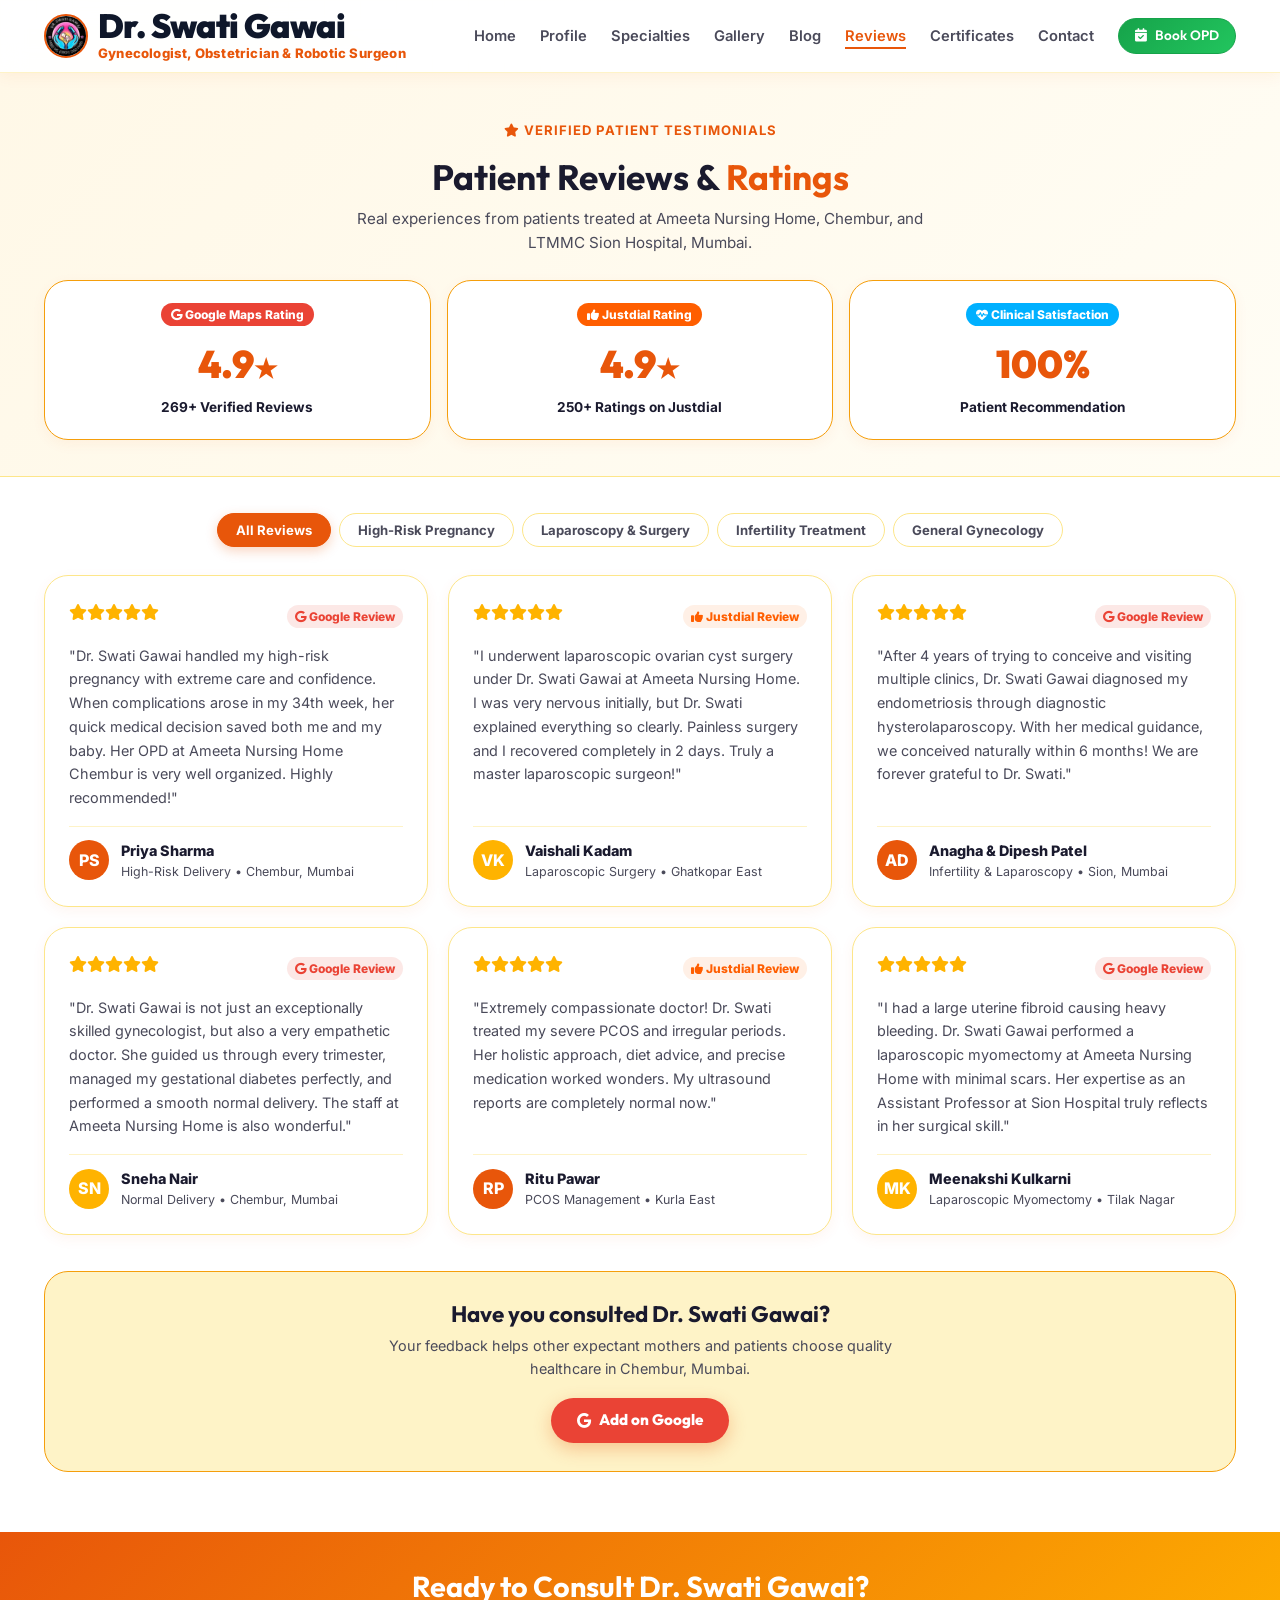
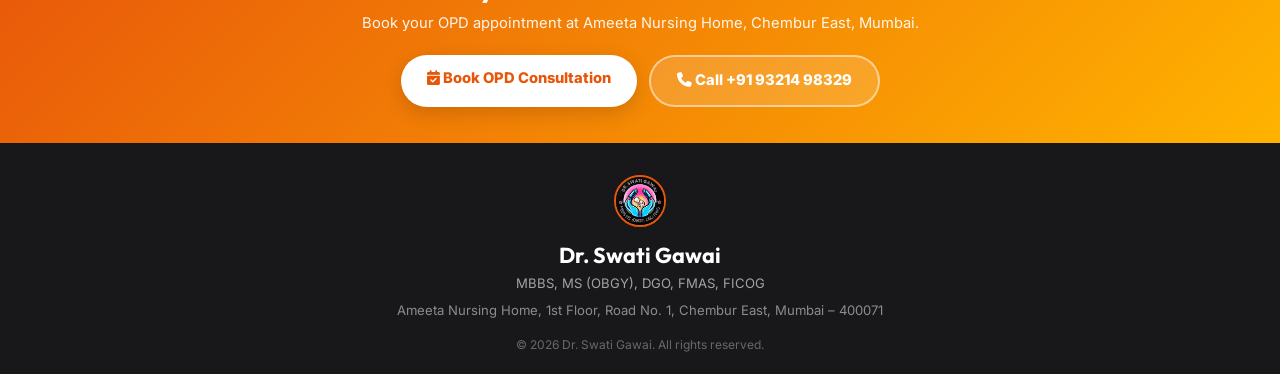
<file: reviews.html>
<!DOCTYPE html>
<html lang="en">
<head>
    <meta charset="UTF-8">
    <meta name="viewport" content="width=device-width, initial-scale=1.0">
    <title>Patient Reviews & Ratings | Dr. Swati Gawai — Gynecologist Chembur Mumbai</title>
    <meta name="description" content="Read patient reviews & 4.9-star ratings for Dr. Swati Gawai — Consultant Gynecologist, Obstetrician &amp; Robotic Surgeon at Ameeta Nursing Home, Chembur, Mumbai. Verified patient experiences on Google Maps (269+ Reviews) & Justdial (250+ Ratings).">
    <link rel="canonical" href="https://drswatigawai.com/reviews">

    <!-- Open Graph -->
    <meta property="og:type" content="website">
    <meta property="og:url" content="https://drswatigawai.com/reviews">
    <meta property="og:title" content="Patient Reviews & Ratings | Dr. Swati Gawai">
    <meta property="og:description" content="269+ verified patient reviews and 4.9-star rating for Dr. Swati Gawai in Chembur, Mumbai.">
    <meta property="og:image" content="https://drswatigawai.com/images/doctor%20image.jpeg">

    <!-- Favicon -->
    <link rel="icon" type="image/png" href="favicon/favicon-96x96.png" sizes="96x96">
    <link rel="shortcut icon" href="favicon/favicon.ico">
    <link rel="apple-touch-icon" sizes="180x180" href="favicon/apple-touch-icon.png">

    <!-- Google Fonts -->
    <link rel="preconnect" href="https://fonts.googleapis.com">
    <link rel="preconnect" href="https://fonts.gstatic.com" crossorigin>
    <link href="https://fonts.googleapis.com/css2?family=Inter:wght@400;500;600;700&family=Outfit:wght@400;500;600;700;800;900&display=swap" rel="stylesheet">

    <!-- FontAwesome -->
    <link rel="stylesheet" href="https://cdnjs.cloudflare.com/ajax/libs/font-awesome/6.4.0/css/all.min.css">

    <!-- Master Stylesheet -->
    <link rel="stylesheet" href="style.css">

    <style>
        .reviews-hero {
            background: linear-gradient(135deg, #FFF8E7 0%, #FFFDF5 100%);
            border-bottom: 1px solid var(--light-border);
            padding: 44px 0 36px;
            text-align: center;
        }

        .rating-hero-grid {
            display: grid;
            grid-template-columns: repeat(auto-fit, minmax(220px, 1fr));
            gap: 16px;
            margin-top: 24px;
        }

        .rating-metric-card {
            background: var(--white);
            border: 1.5px solid var(--amber-gold);
            border-radius: var(--radius-lg);
            padding: 20px 16px;
            text-align: center;
            box-shadow: var(--shadow-sm);
        }

        .review-card {
            background: var(--white);
            border: 1px solid var(--light-border);
            border-radius: var(--radius-lg);
            padding: 24px;
            box-shadow: var(--shadow-sm);
            transition: transform 0.25s ease, box-shadow 0.25s ease;
            display: flex;
            flex-direction: column;
            justify-content: space-between;
        }

        .review-card:hover {
            transform: translateY(-4px);
            box-shadow: var(--shadow-md);
            border-color: var(--amber-gold);
        }

        .star-rating {
            color: #FFB300;
            font-size: 1rem;
            margin-bottom: 8px;
        }

        .review-filter-btn {
            background: var(--white);
            border: 1.5px solid var(--light-border);
            color: var(--ink-soft);
            font-family: var(--font-body);
            font-size: 0.82rem;
            font-weight: 700;
            padding: 8px 18px;
            border-radius: 99px;
            cursor: pointer;
            transition: all 0.2s ease;
        }

        .review-filter-btn:hover, .review-filter-btn.active {
            background: var(--orange-primary);
            border-color: var(--orange-primary);
            color: white;
            box-shadow: 0 4px 12px rgba(232, 86, 10, 0.25);
        }
    </style>
</head>
<body>

    <!-- Splash Loader -->
    <div id="site-loader">
        <img src="images/logo.jpg" alt="Dr. Swati Gawai Logo" class="loader-logo" onerror="this.src='https://via.placeholder.com/80';">
        <div class="loader-title">Dr. Swati Gawai</div>
        <div class="loader-subtitle">Patient Reviews &amp; Ratings</div>
        <div class="loader-progress-track">
            <div class="loader-progress-bar" id="loaderProgressBar"></div>
        </div>
    </div>

    <!-- Header Navigation -->
    <header class="site-header" id="siteHeader">
        <div class="container header-container">
            <a href="index.html" class="brand-wrapper">
                <img src="images/logo.jpg" alt="Logo" class="brand-logo-img" onerror="this.src='https://via.placeholder.com/46';">
                <div>
                    <div class="brand-name">Dr. Swati Gawai</div>
                    <div class="brand-tag">Gynecologist, Obstetrician &amp; Robotic Surgeon</div>
                </div>
            </a>

            <ul class="nav-links-desktop">
                <li><a href="index.html">Home</a></li>
                <li><a href="index.html#about">Profile</a></li>
                <li><a href="specialties.html">Specialties</a></li>
                <li><a href="gallery.html">Gallery</a></li>
                <li><a href="blog.html">Blog</a></li>
                <li><a href="reviews.html" class="active">Reviews</a></li>
                <li><a href="certificates.html">Certificates</a></li>
                <li><a href="contact.html">Contact</a></li>
                <li><a href="booking.html" class="btn btn-secondary btn-book-opd-flash" style="padding:6px 16px; font-size:0.85rem;"><i class="fa-solid fa-calendar-check"></i> Book OPD</a></li>
            </ul>

            <button class="mobile-burger-btn" id="mobileBurgerBtn" aria-label="Toggle menu">
                <i class="fa-solid fa-bars-staggered"></i>
            </button>
        </div>
    </header>

    <!-- Mobile Offcanvas Drawer -->
    <div class="drawer-overlay" id="drawerOverlay"></div>
    <aside class="mobile-drawer" id="mobileDrawer">
        <div>
            <div class="brand-wrapper" style="margin-bottom:24px;">
                <img src="images/logo.jpg" alt="Logo" class="brand-logo-img">
                <div>
                    <div class="brand-name">Dr. Swati Gawai</div>
                    <div class="brand-tag">Gynecologist, Obstetrician &amp; Robotic Surgeon</div>
                </div>
            </div>
            <ul class="drawer-nav-list">
                <li><a href="index.html"><i class="fa-solid fa-house"></i> Home</a></li>
                <li><a href="index.html#about"><i class="fa-solid fa-user-doctor"></i> About Dr. Gawai</a></li>
                <li><a href="specialties.html"><i class="fa-solid fa-stethoscope"></i> Specialties</a></li>
                <li><a href="gallery.html"><i class="fa-solid fa-images"></i> Photo Gallery</a></li>
                <li><a href="certificates.html"><i class="fa-solid fa-certificate"></i> Certificates</a></li>
                <li><a href="blog.html"><i class="fa-solid fa-newspaper"></i> Health Blog</a></li>
                <li><a href="reviews.html"><i class="fa-solid fa-star"></i> Patient Reviews</a></li>
                <li><a href="contact.html"><i class="fa-solid fa-location-dot"></i> Contact &amp; Map</a></li>
                <li><a href="booking.html"><i class="fa-solid fa-calendar-check"></i> Book OPD</a></li>
            </ul>
        </div>
        <div>
            <a href="tel:+919321498329" class="btn btn-primary" style="width:100%;"><i class="fa-solid fa-phone"></i> Call +91 93214 98329</a>
        </div>
    </aside>

    <!-- Reviews Hero Section -->
    <section class="reviews-hero">
        <div class="container">
            <span class="section-tag"><i class="fa-solid fa-star"></i> Verified Patient Testimonials</span>
            <h1 class="section-heading" style="font-size:2.2rem; max-width:640px; margin:10px auto 8px;">
                Patient Reviews &amp; <span style="color:var(--orange-primary);">Ratings</span>
            </h1>
            <p style="font-size:0.95rem; color:var(--ink-soft); max-width:580px; margin:0 auto; line-height:1.6;">
                Real experiences from patients treated at Ameeta Nursing Home, Chembur, and LTMMC Sion Hospital, Mumbai.
            </p>

            <!-- Verified Ratings Breakdown Cards -->
            <div class="rating-hero-grid">
                <div class="rating-metric-card">
                    <div style="font-size:0.75rem; background:#EA4335; color:white; font-weight:800; padding:2px 10px; border-radius:99px; display:inline-block; margin-bottom:8px;"><i class="fa-brands fa-google"></i> Google Maps Rating</div>
                    <div style="font-family:var(--font-heading); font-size:2.4rem; font-weight:900; color:var(--orange-primary);">4.9<span style="font-size:1.6rem;">&#9733;</span></div>
                    <div style="font-size:0.85rem; font-weight:700; color:var(--ink-dark); margin-top:2px;">269+ Verified Reviews</div>
                </div>

                <div class="rating-metric-card">
                    <div style="font-size:0.75rem; background:#FF5E00; color:white; font-weight:800; padding:2px 10px; border-radius:99px; display:inline-block; margin-bottom:8px;"><i class="fa-solid fa-thumbs-up"></i> Justdial Rating</div>
                    <div style="font-family:var(--font-heading); font-size:2.4rem; font-weight:900; color:var(--orange-primary);">4.9<span style="font-size:1.6rem;">&#9733;</span></div>
                    <div style="font-size:0.85rem; font-weight:700; color:var(--ink-dark); margin-top:2px;">250+ Ratings on Justdial</div>
                </div>

                <div class="rating-metric-card">
                    <div style="font-size:0.75rem; background:#00B0FF; color:white; font-weight:800; padding:2px 10px; border-radius:99px; display:inline-block; margin-bottom:8px;"><i class="fa-solid fa-heart-pulse"></i> Clinical Satisfaction</div>
                    <div style="font-family:var(--font-heading); font-size:2.4rem; font-weight:900; color:var(--orange-primary);">100%</div>
                    <div style="font-size:0.85rem; font-weight:700; color:var(--ink-dark); margin-top:2px;">Patient Recommendation</div>
                </div>
            </div>
        </div>
    </section>

    <!-- Review Filter & Cards List -->
    <section style="padding:36px 0 60px; background:var(--white);">
        <div class="container">

            <!-- Category Filter -->
            <div style="display:flex; flex-wrap:wrap; gap:8px; justify-content:center; margin-bottom:28px;">
                <button class="review-filter-btn active" onclick="filterReviews('all', this)">All Reviews</button>
                <button class="review-filter-btn" onclick="filterReviews('pregnancy', this)">High-Risk Pregnancy</button>
                <button class="review-filter-btn" onclick="filterReviews('laparoscopy', this)">Laparoscopy &amp; Surgery</button>
                <button class="review-filter-btn" onclick="filterReviews('infertility', this)">Infertility Treatment</button>
                <button class="review-filter-btn" onclick="filterReviews('gynecology', this)">General Gynecology</button>
            </div>

            <!-- Reviews Grid -->
            <div style="display:grid; grid-template-columns:repeat(auto-fit, minmax(310px, 1fr)); gap:20px;" id="reviewsGrid">

                <!-- Review 1 -->
                <div class="review-card" data-cat="pregnancy">
                    <div>
                        <div style="display:flex; justify-content:space-between; align-items:center; margin-bottom:10px;">
                            <div class="star-rating"><i class="fa-solid fa-star"></i><i class="fa-solid fa-star"></i><i class="fa-solid fa-star"></i><i class="fa-solid fa-star"></i><i class="fa-solid fa-star"></i></div>
                            <span style="font-size:0.75rem; color:#EA4335; font-weight:800; background:#FCE8E6; padding:2px 8px; border-radius:99px;"><i class="fa-brands fa-google"></i> Google Review</span>
                        </div>
                        <p style="font-size:0.9rem; color:var(--ink-soft); line-height:1.65; margin-bottom:16px;">
                            "Dr. Swati Gawai handled my high-risk pregnancy with extreme care and confidence. When complications arose in my 34th week, her quick medical decision saved both me and my baby. Her OPD at Ameeta Nursing Home Chembur is very well organized. Highly recommended!"
                        </p>
                    </div>
                    <div style="display:flex; align-items:center; gap:12px; border-top:1px solid var(--yellow-soft); padding-top:12px;">
                        <div style="width:40px; height:40px; border-radius:50%; background:var(--orange-primary); color:white; font-weight:800; display:flex; align-items:center; justify-content:center;">PS</div>
                        <div>
                            <div style="font-size:0.9rem; font-weight:800; color:var(--ink-dark);">Priya Sharma</div>
                            <div style="font-size:0.78rem; color:var(--ink-soft);">High-Risk Delivery &bull; Chembur, Mumbai</div>
                        </div>
                    </div>
                </div>

                <!-- Review 2 -->
                <div class="review-card" data-cat="laparoscopy">
                    <div>
                        <div style="display:flex; justify-content:space-between; align-items:center; margin-bottom:10px;">
                            <div class="star-rating"><i class="fa-solid fa-star"></i><i class="fa-solid fa-star"></i><i class="fa-solid fa-star"></i><i class="fa-solid fa-star"></i><i class="fa-solid fa-star"></i></div>
                            <span style="font-size:0.75rem; color:#FF5E00; font-weight:800; background:#FFF0E6; padding:2px 8px; border-radius:99px;"><i class="fa-solid fa-thumbs-up"></i> Justdial Review</span>
                        </div>
                        <p style="font-size:0.9rem; color:var(--ink-soft); line-height:1.65; margin-bottom:16px;">
                            "I underwent laparoscopic ovarian cyst surgery under Dr. Swati Gawai at Ameeta Nursing Home. I was very nervous initially, but Dr. Swati explained everything so clearly. Painless surgery and I recovered completely in 2 days. Truly a master laparoscopic surgeon!"
                        </p>
                    </div>
                    <div style="display:flex; align-items:center; gap:12px; border-top:1px solid var(--yellow-soft); padding-top:12px;">
                        <div style="width:40px; height:40px; border-radius:50%; background:#FFB300; color:white; font-weight:800; display:flex; align-items:center; justify-content:center;">VK</div>
                        <div>
                            <div style="font-size:0.9rem; font-weight:800; color:var(--ink-dark);">Vaishali Kadam</div>
                            <div style="font-size:0.78rem; color:var(--ink-soft);">Laparoscopic Surgery &bull; Ghatkopar East</div>
                        </div>
                    </div>
                </div>

                <!-- Review 3 -->
                <div class="review-card" data-cat="infertility">
                    <div>
                        <div style="display:flex; justify-content:space-between; align-items:center; margin-bottom:10px;">
                            <div class="star-rating"><i class="fa-solid fa-star"></i><i class="fa-solid fa-star"></i><i class="fa-solid fa-star"></i><i class="fa-solid fa-star"></i><i class="fa-solid fa-star"></i></div>
                            <span style="font-size:0.75rem; color:#EA4335; font-weight:800; background:#FCE8E6; padding:2px 8px; border-radius:99px;"><i class="fa-brands fa-google"></i> Google Review</span>
                        </div>
                        <p style="font-size:0.9rem; color:var(--ink-soft); line-height:1.65; margin-bottom:16px;">
                            "After 4 years of trying to conceive and visiting multiple clinics, Dr. Swati Gawai diagnosed my endometriosis through diagnostic hysterolaparoscopy. With her medical guidance, we conceived naturally within 6 months! We are forever grateful to Dr. Swati."
                        </p>
                    </div>
                    <div style="display:flex; align-items:center; gap:12px; border-top:1px solid var(--yellow-soft); padding-top:12px;">
                        <div style="width:40px; height:40px; border-radius:50%; background:var(--orange-primary); color:white; font-weight:800; display:flex; align-items:center; justify-content:center;">AD</div>
                        <div>
                            <div style="font-size:0.9rem; font-weight:800; color:var(--ink-dark);">Anagha &amp; Dipesh Patel</div>
                            <div style="font-size:0.78rem; color:var(--ink-soft);">Infertility &amp; Laparoscopy &bull; Sion, Mumbai</div>
                        </div>
                    </div>
                </div>

                <!-- Review 4 -->
                <div class="review-card" data-cat="pregnancy">
                    <div>
                        <div style="display:flex; justify-content:space-between; align-items:center; margin-bottom:10px;">
                            <div class="star-rating"><i class="fa-solid fa-star"></i><i class="fa-solid fa-star"></i><i class="fa-solid fa-star"></i><i class="fa-solid fa-star"></i><i class="fa-solid fa-star"></i></div>
                            <span style="font-size:0.75rem; color:#EA4335; font-weight:800; background:#FCE8E6; padding:2px 8px; border-radius:99px;"><i class="fa-brands fa-google"></i> Google Review</span>
                        </div>
                        <p style="font-size:0.9rem; color:var(--ink-soft); line-height:1.65; margin-bottom:16px;">
                            "Dr. Swati Gawai is not just an exceptionally skilled gynecologist, but also a very empathetic doctor. She guided us through every trimester, managed my gestational diabetes perfectly, and performed a smooth normal delivery. The staff at Ameeta Nursing Home is also wonderful."
                        </p>
                    </div>
                    <div style="display:flex; align-items:center; gap:12px; border-top:1px solid var(--yellow-soft); padding-top:12px;">
                        <div style="width:40px; height:40px; border-radius:50%; background:#FFB300; color:white; font-weight:800; display:flex; align-items:center; justify-content:center;">SN</div>
                        <div>
                            <div style="font-size:0.9rem; font-weight:800; color:var(--ink-dark);">Sneha Nair</div>
                            <div style="font-size:0.78rem; color:var(--ink-soft);">Normal Delivery &bull; Chembur, Mumbai</div>
                        </div>
                    </div>
                </div>

                <!-- Review 5 -->
                <div class="review-card" data-cat="gynecology">
                    <div>
                        <div style="display:flex; justify-content:space-between; align-items:center; margin-bottom:10px;">
                            <div class="star-rating"><i class="fa-solid fa-star"></i><i class="fa-solid fa-star"></i><i class="fa-solid fa-star"></i><i class="fa-solid fa-star"></i><i class="fa-solid fa-star"></i></div>
                            <span style="font-size:0.75rem; color:#FF5E00; font-weight:800; background:#FFF0E6; padding:2px 8px; border-radius:99px;"><i class="fa-solid fa-thumbs-up"></i> Justdial Review</span>
                        </div>
                        <p style="font-size:0.9rem; color:var(--ink-soft); line-height:1.65; margin-bottom:16px;">
                            "Extremely compassionate doctor! Dr. Swati treated my severe PCOS and irregular periods. Her holistic approach, diet advice, and precise medication worked wonders. My ultrasound reports are completely normal now."
                        </p>
                    </div>
                    <div style="display:flex; align-items:center; gap:12px; border-top:1px solid var(--yellow-soft); padding-top:12px;">
                        <div style="width:40px; height:40px; border-radius:50%; background:var(--orange-primary); color:white; font-weight:800; display:flex; align-items:center; justify-content:center;">RP</div>
                        <div>
                            <div style="font-size:0.9rem; font-weight:800; color:var(--ink-dark);">Ritu Pawar</div>
                            <div style="font-size:0.78rem; color:var(--ink-soft);">PCOS Management &bull; Kurla East</div>
                        </div>
                    </div>
                </div>

                <!-- Review 6 -->
                <div class="review-card" data-cat="laparoscopy">
                    <div>
                        <div style="display:flex; justify-content:space-between; align-items:center; margin-bottom:10px;">
                            <div class="star-rating"><i class="fa-solid fa-star"></i><i class="fa-solid fa-star"></i><i class="fa-solid fa-star"></i><i class="fa-solid fa-star"></i><i class="fa-solid fa-star"></i></div>
                            <span style="font-size:0.75rem; color:#EA4335; font-weight:800; background:#FCE8E6; padding:2px 8px; border-radius:99px;"><i class="fa-brands fa-google"></i> Google Review</span>
                        </div>
                        <p style="font-size:0.9rem; color:var(--ink-soft); line-height:1.65; margin-bottom:16px;">
                            "I had a large uterine fibroid causing heavy bleeding. Dr. Swati Gawai performed a laparoscopic myomectomy at Ameeta Nursing Home with minimal scars. Her expertise as an Assistant Professor at Sion Hospital truly reflects in her surgical skill."
                        </p>
                    </div>
                    <div style="display:flex; align-items:center; gap:12px; border-top:1px solid var(--yellow-soft); padding-top:12px;">
                        <div style="width:40px; height:40px; border-radius:50%; background:#FFB300; color:white; font-weight:800; display:flex; align-items:center; justify-content:center;">MK</div>
                        <div>
                            <div style="font-size:0.9rem; font-weight:800; color:var(--ink-dark);">Meenakshi Kulkarni</div>
                            <div style="font-size:0.78rem; color:var(--ink-soft);">Laparoscopic Myomectomy &bull; Tilak Nagar</div>
                        </div>
                    </div>
                </div>

            </div>

            <!-- Submit Review / Google Maps Link CTA -->
            <div style="background:var(--yellow-soft); border:1.5px solid var(--amber-gold); border-radius:var(--radius-lg); padding:28px; margin-top:36px; text-align:center;">
                <h3 style="font-family:var(--font-heading); font-size:1.4rem; color:var(--ink-dark); margin-bottom:6px;">Have you consulted Dr. Swati Gawai?</h3>
                <p style="font-size:0.9rem; color:var(--ink-soft); max-width:540px; margin:0 auto 18px;">Your feedback helps other expectant mothers and patients choose quality healthcare in Chembur, Mumbai.</p>
                <a href="https://share.google/yy7Wd4eFoEcTQVyiM" target="_blank" class="btn btn-primary" style="padding:10px 26px; font-weight:800; background:#EA4335; border-color:#EA4335;"><i class="fa-brands fa-google"></i> Add on Google</a>
            </div>

        </div>
    </section>

    <!-- Bottom CTA -->
    <section style="background:linear-gradient(135deg,var(--orange-primary),#FFB300); padding:36px 0; text-align:center;">
        <div class="container">
            <h2 style="font-family:var(--font-heading); font-size:1.8rem; color:white; margin-bottom:8px;">Ready to Consult Dr. Swati Gawai?</h2>
            <p style="font-size:0.92rem; color:rgba(255,255,255,0.92); margin-bottom:20px;">Book your OPD appointment at Ameeta Nursing Home, Chembur East, Mumbai.</p>
            <div style="display:flex; gap:12px; justify-content:center; flex-wrap:wrap;">
                <a href="booking.html" style="background:white; color:var(--orange-primary); font-weight:800; padding:12px 26px; border-radius:99px; text-decoration:none; font-size:0.92rem; box-shadow:0 6px 20px rgba(0,0,0,0.15);"><i class="fa-solid fa-calendar-check"></i> Book OPD Consultation</a>
                <a href="tel:+919321498329" style="background:rgba(255,255,255,0.15); color:white; font-weight:800; padding:12px 26px; border-radius:99px; text-decoration:none; font-size:0.92rem; border:2px solid rgba(255,255,255,0.5);"><i class="fa-solid fa-phone"></i> Call +91 93214 98329</a>
            </div>
        </div>
    </section>

    <!-- Footer -->
    <footer style="background:var(--dark-slate); color:var(--white); padding:32px 0 20px;">
        <div class="container text-center">
            <img src="images/logo.jpg" alt="Dr. Swati Gawai Logo" style="width:52px; height:52px; border-radius:50%; border:2px solid var(--orange-primary); margin-bottom:8px; object-fit:cover;" onerror="this.src='https://via.placeholder.com/52';">
            <h3 style="font-family:var(--font-heading); font-size:1.35rem; color:var(--white); margin-bottom:4px;">Dr. Swati Gawai</h3>
            <p style="font-size:0.82rem; color:rgba(255,255,255,0.6);">MBBS, MS (OBGY), DGO, FMAS, FICOG</p>
            <p style="font-size:0.82rem; color:rgba(255,255,255,0.5); margin-top:6px;">Ameeta Nursing Home, 1st Floor, Road No. 1, Chembur East, Mumbai – 400071</p>
            <p style="font-size:0.75rem; color:rgba(255,255,255,0.35); margin-top:14px;">&copy; 2026 Dr. Swati Gawai. All rights reserved.</p>
        </div>
    </footer>

    <!-- Script Engine -->
    <script src="script.js"></script>
    <script>
        function filterReviews(cat, btn) {
            document.querySelectorAll('.review-filter-btn').forEach(b => b.classList.remove('active'));
            btn.classList.add('active');
            document.querySelectorAll('.review-card').forEach(card => {
                if (cat === 'all' || card.dataset.cat === cat) {
                    card.style.display = 'flex';
                } else {
                    card.style.display = 'none';
                }
            });
        }
    </script>
</body>
</html>
</file>
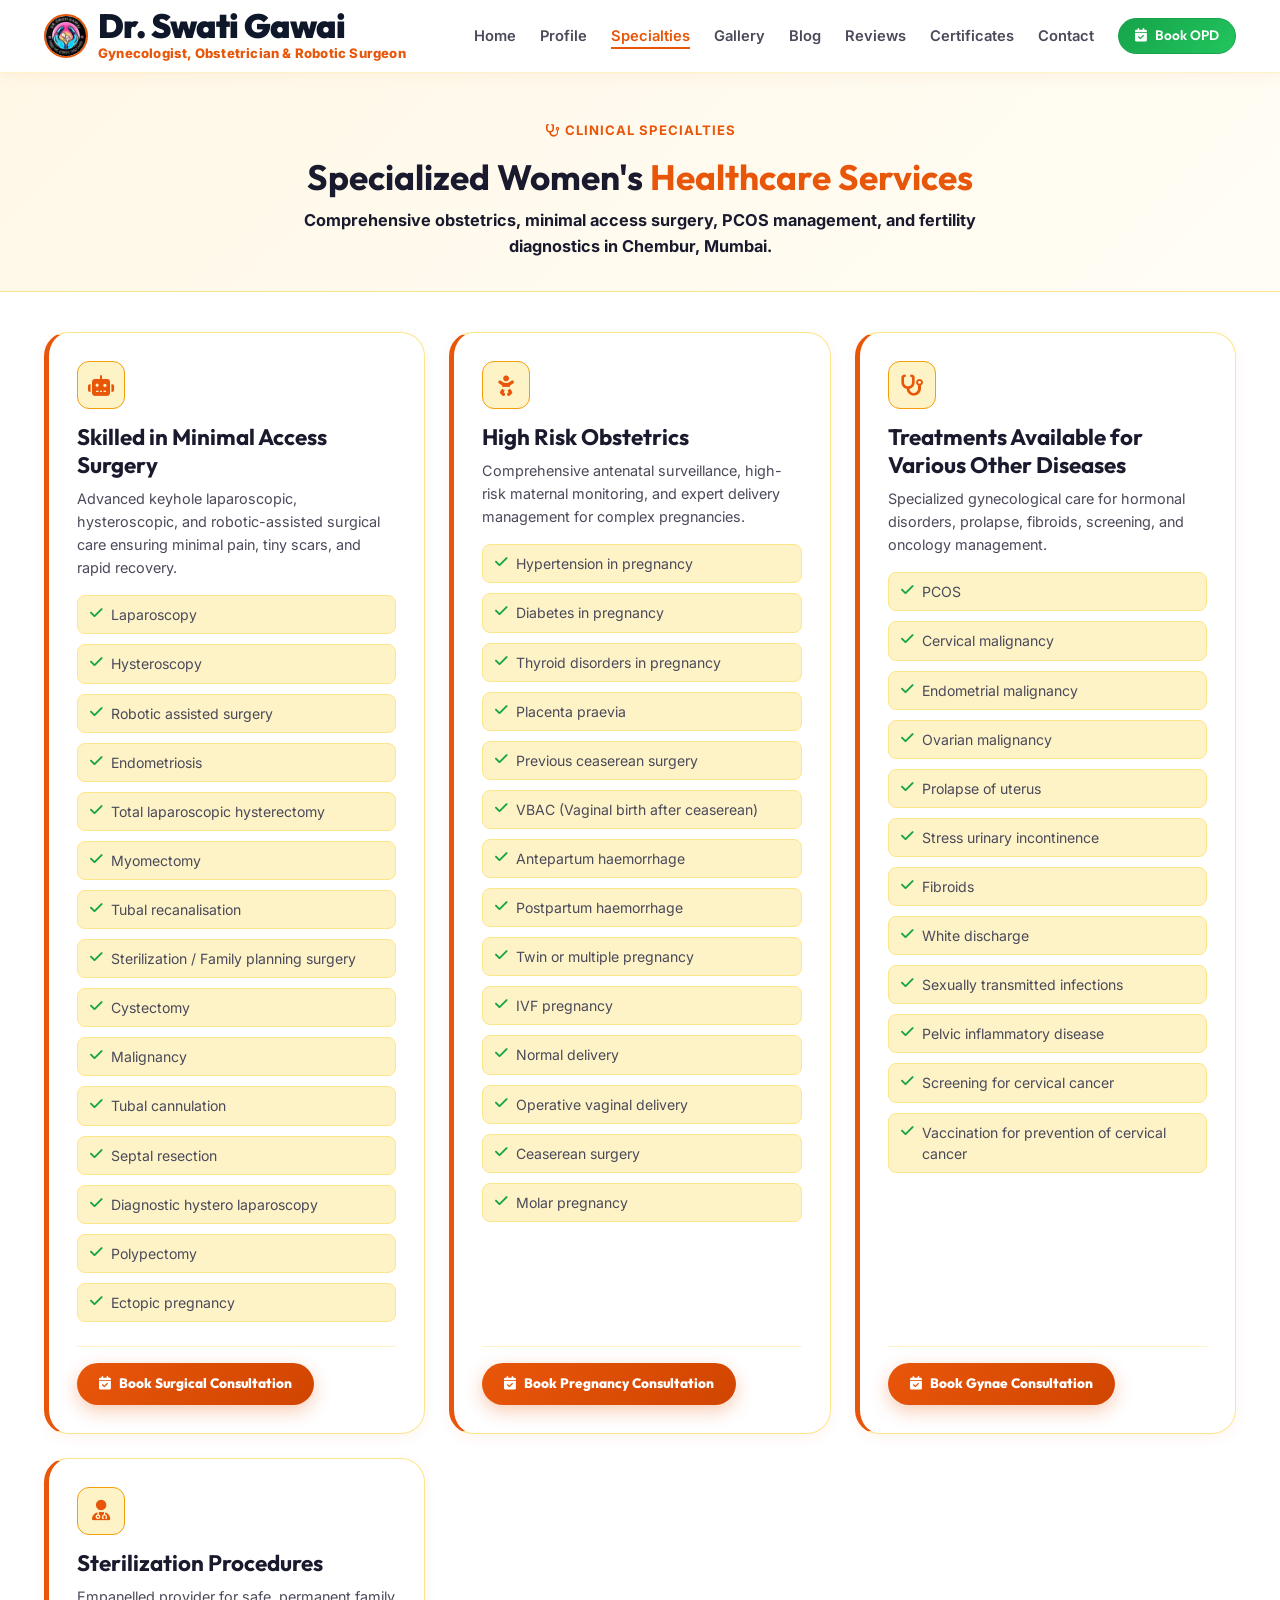
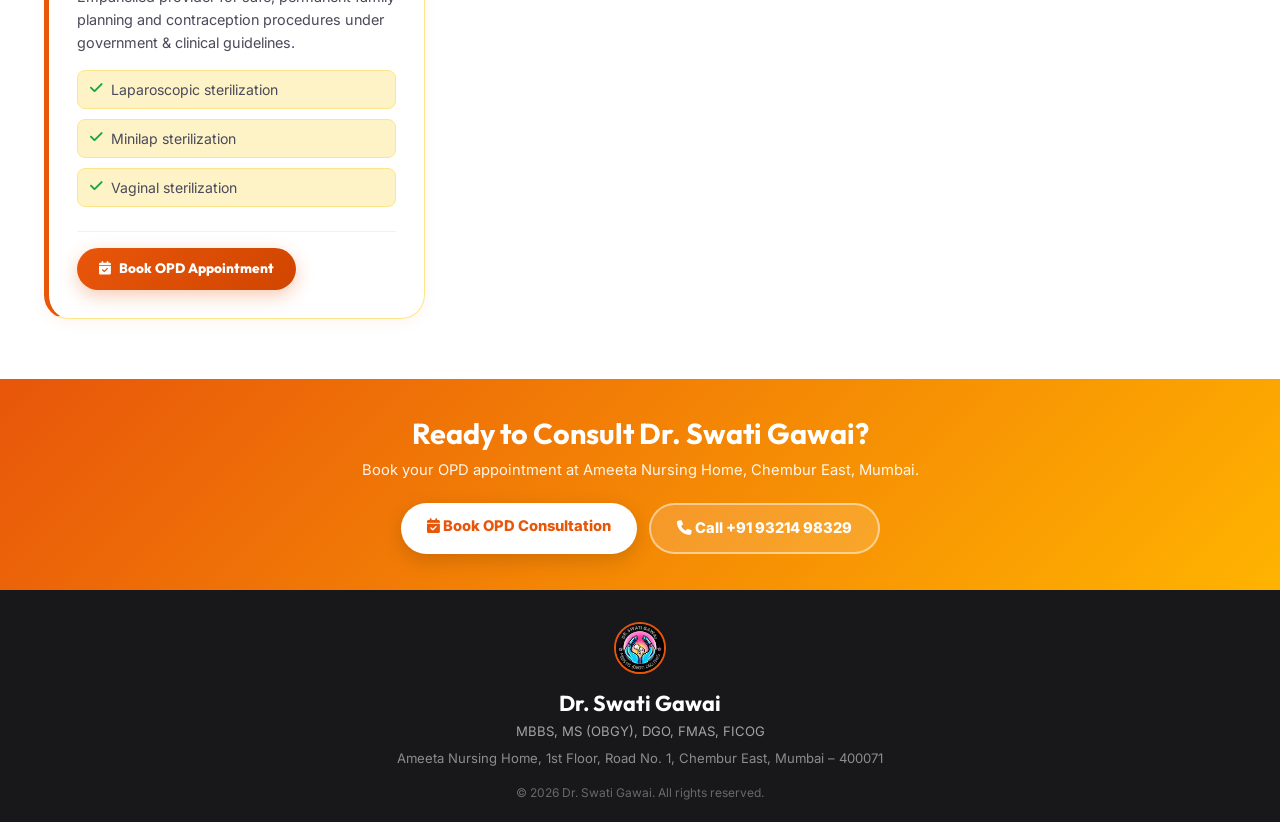
<file: specialties.html>
<!DOCTYPE html>
<html lang="en">
<head>
    <meta charset="UTF-8">
    <meta name="viewport" content="width=device-width, initial-scale=1.0">
    <title>Specialties & Treatments | Dr. Swati Gawai — Gynecologist Chembur</title>
    <meta name="description" content="Specialized Women's Healthcare Services — High-Risk Obstetrics, Minimal Access & Robotic Surgery, PCOS Management, Gynecological Malignancy & Sterilization procedures in Chembur, Mumbai.">
    <link rel="canonical" href="https://drswatigawai.com/specialties">

    <!-- Open Graph -->
    <meta property="og:type" content="website">
    <meta property="og:url" content="https://drswatigawai.com/specialties">
    <meta property="og:title" content="Specialties & Treatments | Dr. Swati Gawai">
    <meta property="og:description" content="High-Risk Pregnancy, Laparoscopic & Robotic Surgery, Infertility, and Gynecological Care by Dr. Swati Gawai.">
    <meta property="og:image" content="https://drswatigawai.com/images/doctor%20image.jpeg">

    <!-- Favicon -->
    <link rel="icon" type="image/png" href="favicon/favicon-96x96.png" sizes="96x96">
    <link rel="shortcut icon" href="favicon/favicon.ico">
    <link rel="apple-touch-icon" sizes="180x180" href="favicon/apple-touch-icon.png">

    <!-- Google Fonts -->
    <link rel="preconnect" href="https://fonts.googleapis.com">
    <link rel="preconnect" href="https://fonts.gstatic.com" crossorigin>
    <link href="https://fonts.googleapis.com/css2?family=Inter:wght@400;500;600;700&family=Outfit:wght@400;500;600;700;800;900&display=swap" rel="stylesheet">

    <!-- FontAwesome -->
    <link rel="stylesheet" href="https://cdnjs.cloudflare.com/ajax/libs/font-awesome/6.4.0/css/all.min.css">

    <!-- Master Stylesheet -->
    <link rel="stylesheet" href="style.css">

    <style>
        .spec-hero {
            background: linear-gradient(135deg, #FFF8E7 0%, #FFFDF5 100%);
            border-bottom: 1px solid var(--light-border);
            padding: 44px 0 32px;
            text-align: center;
        }

        .spec-grid {
            display: grid;
            grid-template-columns: repeat(auto-fit, minmax(320px, 1fr));
            gap: 24px;
        }

        .spec-card {
            background: var(--white);
            border: 1.5px solid var(--light-border);
            border-left: 5px solid var(--orange-primary);
            border-radius: var(--radius-lg);
            padding: 28px;
            box-shadow: var(--shadow-sm);
            transition: transform 0.25s ease, box-shadow 0.25s ease;
            display: flex;
            flex-direction: column;
            justify-content: space-between;
        }

        .spec-card:hover {
            transform: translateY(-4px);
            box-shadow: var(--shadow-md);
            border-color: var(--amber-gold);
            border-left-color: var(--orange-primary);
        }

        .spec-icon {
            width: 48px; height: 48px;
            border-radius: 12px;
            background: var(--yellow-soft);
            color: var(--orange-primary);
            display: flex; align-items: center; justify-content: center;
            font-size: 1.3rem;
            margin-bottom: 14px;
            border: 1px solid var(--amber-gold);
        }

        .procedure-grid-list {
            list-style: none;
            padding: 0; margin: 16px 0 24px;
            display: grid;
            grid-template-columns: repeat(auto-fill, minmax(210px, 1fr));
            gap: 10px;
        }

        .procedure-grid-list li {
            display: flex; align-items: flex-start; gap: 8px;
            font-size: 0.88rem; color: var(--ink-soft); line-height: 1.5;
            background: var(--yellow-soft);
            padding: 8px 12px;
            border-radius: 8px;
            border: 1px solid var(--light-border);
        }

        .procedure-grid-list li i {
            color: #16A34A; font-size: 0.9rem; margin-top: 2px; flex-shrink: 0;
        }
    </style>
</head>
<body>

    <!-- Splash Loader -->
    <div id="site-loader">
        <img src="images/logo.jpg" alt="Dr. Swati Gawai Logo" class="loader-logo" onerror="this.src='https://via.placeholder.com/80';">
        <div class="loader-title">Dr. Swati Gawai</div>
        <div class="loader-subtitle">Specialties &amp; Treatments</div>
        <div class="loader-progress-track">
            <div class="loader-progress-bar" id="loaderProgressBar"></div>
        </div>
    </div>

    <!-- Header Navigation -->
    <header class="site-header" id="siteHeader">
        <div class="container header-container">
            <a href="index.html" class="brand-wrapper">
                <img src="images/logo.jpg" alt="Logo" class="brand-logo-img" onerror="this.src='https://via.placeholder.com/46';">
                <div>
                    <div class="brand-name">Dr. Swati Gawai</div>
                    <div class="brand-tag">Gynecologist, Obstetrician &amp; Robotic Surgeon</div>
                </div>
            </a>

            <ul class="nav-links-desktop">
                <li><a href="index.html">Home</a></li>
                <li><a href="index.html#about">Profile</a></li>
                <li><a href="specialties.html" class="active">Specialties</a></li>
                <li><a href="gallery.html">Gallery</a></li>
                <li><a href="blog.html">Blog</a></li>
                <li><a href="reviews.html">Reviews</a></li>
                <li><a href="certificates.html">Certificates</a></li>
                <li><a href="contact.html">Contact</a></li>
                <li><a href="booking.html" class="btn btn-secondary btn-book-opd-flash" style="padding:6px 16px; font-size:0.85rem;"><i class="fa-solid fa-calendar-check"></i> Book OPD</a></li>
            </ul>

            <button class="mobile-burger-btn" id="mobileBurgerBtn" aria-label="Toggle menu">
                <i class="fa-solid fa-bars-staggered"></i>
            </button>
        </div>
    </header>

    <!-- Mobile Offcanvas Drawer -->
    <div class="drawer-overlay" id="drawerOverlay"></div>
    <aside class="mobile-drawer" id="mobileDrawer">
        <div>
            <div class="brand-wrapper" style="margin-bottom:24px;">
                <img src="images/logo.jpg" alt="Logo" class="brand-logo-img">
                <div>
                    <div class="brand-name">Dr. Swati Gawai</div>
                    <div class="brand-tag">Gynecologist, Obstetrician &amp; Robotic Surgeon</div>
                </div>
            </div>
            <ul class="drawer-nav-list">
                <li><a href="index.html"><i class="fa-solid fa-house"></i> Home</a></li>
                <li><a href="index.html#about"><i class="fa-solid fa-user-doctor"></i> About Dr. Gawai</a></li>
                <li><a href="specialties.html"><i class="fa-solid fa-stethoscope"></i> Specialties</a></li>
                <li><a href="gallery.html"><i class="fa-solid fa-images"></i> Photo Gallery</a></li>
                <li><a href="certificates.html"><i class="fa-solid fa-certificate"></i> Certificates</a></li>
                <li><a href="blog.html"><i class="fa-solid fa-newspaper"></i> Health Blog</a></li>
                <li><a href="reviews.html"><i class="fa-solid fa-star"></i> Patient Reviews</a></li>
                <li><a href="contact.html"><i class="fa-solid fa-location-dot"></i> Contact &amp; Map</a></li>
                <li><a href="booking.html"><i class="fa-solid fa-calendar-check"></i> Book OPD</a></li>
            </ul>
        </div>
        <div>
            <a href="tel:+919321498329" class="btn btn-primary" style="width:100%;"><i class="fa-solid fa-phone"></i> Call +91 93214 98329</a>
        </div>
    </aside>

    <!-- Hero Section -->
    <section class="spec-hero">
        <div class="container">
            <span class="section-tag"><i class="fa-solid fa-stethoscope"></i> Clinical Specialties</span>
            <h1 class="section-heading" style="font-size:2.2rem; max-width:720px; margin:10px auto 8px;">
                Specialized Women's <span style="color:var(--orange-primary);">Healthcare Services</span>
            </h1>
            <p style="font-size:1.02rem; color:var(--ink-dark); font-weight:700; max-width:680px; margin:0 auto; line-height:1.6;">
                Comprehensive obstetrics, minimal access surgery, PCOS management, and fertility diagnostics in Chembur, Mumbai.
            </p>
        </div>
    </section>

    <!-- Detailed Specialties Showcase Grid -->
    <section style="padding:40px 0 60px; background:var(--white);">
        <div class="container">

            <div class="spec-grid">

                <!-- 1. Skilled in Minimal Access Surgery -->
                <div class="spec-card">
                    <div>
                        <div class="spec-icon"><i class="fa-solid fa-robot"></i></div>
                        <h3 style="font-family:var(--font-heading); font-size:1.4rem; color:var(--ink-dark); margin-bottom:8px;">
                            Skilled in Minimal Access Surgery
                        </h3>
                        <p style="font-size:0.9rem; color:var(--ink-soft); line-height:1.6; margin-bottom:12px;">
                            Advanced keyhole laparoscopic, hysteroscopic, and robotic-assisted surgical care ensuring minimal pain, tiny scars, and rapid recovery.
                        </p>
                        
                        <ul class="procedure-grid-list">
                            <li><i class="fa-solid fa-check"></i> Laparoscopy</li>
                            <li><i class="fa-solid fa-check"></i> Hysteroscopy</li>
                            <li><i class="fa-solid fa-check"></i> Robotic assisted surgery</li>
                            <li><i class="fa-solid fa-check"></i> Endometriosis</li>
                            <li><i class="fa-solid fa-check"></i> Total laparoscopic hysterectomy</li>
                            <li><i class="fa-solid fa-check"></i> Myomectomy</li>
                            <li><i class="fa-solid fa-check"></i> Tubal recanalisation</li>
                            <li><i class="fa-solid fa-check"></i> Sterilization / Family planning surgery</li>
                            <li><i class="fa-solid fa-check"></i> Cystectomy</li>
                            <li><i class="fa-solid fa-check"></i> Malignancy</li>
                            <li><i class="fa-solid fa-check"></i> Tubal cannulation</li>
                            <li><i class="fa-solid fa-check"></i> Septal resection</li>
                            <li><i class="fa-solid fa-check"></i> Diagnostic hystero laparoscopy</li>
                            <li><i class="fa-solid fa-check"></i> Polypectomy</li>
                            <li><i class="fa-solid fa-check"></i> Ectopic pregnancy</li>
                        </ul>
                    </div>

                    <div style="border-top:1px solid var(--yellow-soft); padding-top:16px;">
                        <a href="booking.html" class="btn btn-primary" style="padding:10px 22px; font-size:0.85rem; font-weight:800;"><i class="fa-solid fa-calendar-check"></i> Book Surgical Consultation</a>
                    </div>
                </div>

                <!-- 2. High Risk Obstetrics -->
                <div class="spec-card">
                    <div>
                        <div class="spec-icon"><i class="fa-solid fa-baby"></i></div>
                        <h3 style="font-family:var(--font-heading); font-size:1.4rem; color:var(--ink-dark); margin-bottom:8px;">
                            High Risk Obstetrics
                        </h3>
                        <p style="font-size:0.9rem; color:var(--ink-soft); line-height:1.6; margin-bottom:12px;">
                            Comprehensive antenatal surveillance, high-risk maternal monitoring, and expert delivery management for complex pregnancies.
                        </p>

                        <ul class="procedure-grid-list">
                            <li><i class="fa-solid fa-check"></i> Hypertension in pregnancy</li>
                            <li><i class="fa-solid fa-check"></i> Diabetes in pregnancy</li>
                            <li><i class="fa-solid fa-check"></i> Thyroid disorders in pregnancy</li>
                            <li><i class="fa-solid fa-check"></i> Placenta praevia</li>
                            <li><i class="fa-solid fa-check"></i> Previous ceaserean surgery</li>
                            <li><i class="fa-solid fa-check"></i> VBAC (Vaginal birth after ceaserean)</li>
                            <li><i class="fa-solid fa-check"></i> Antepartum haemorrhage</li>
                            <li><i class="fa-solid fa-check"></i> Postpartum haemorrhage</li>
                            <li><i class="fa-solid fa-check"></i> Twin or multiple pregnancy</li>
                            <li><i class="fa-solid fa-check"></i> IVF pregnancy</li>
                            <li><i class="fa-solid fa-check"></i> Normal delivery</li>
                            <li><i class="fa-solid fa-check"></i> Operative vaginal delivery</li>
                            <li><i class="fa-solid fa-check"></i> Ceaserean surgery</li>
                            <li><i class="fa-solid fa-check"></i> Molar pregnancy</li>
                        </ul>
                    </div>

                    <div style="border-top:1px solid var(--yellow-soft); padding-top:16px;">
                        <a href="booking.html" class="btn btn-primary" style="padding:10px 22px; font-size:0.85rem; font-weight:800;"><i class="fa-solid fa-calendar-check"></i> Book Pregnancy Consultation</a>
                    </div>
                </div>

                <!-- 3. Treatments Available for Various Other Diseases -->
                <div class="spec-card">
                    <div>
                        <div class="spec-icon"><i class="fa-solid fa-stethoscope"></i></div>
                        <h3 style="font-family:var(--font-heading); font-size:1.4rem; color:var(--ink-dark); margin-bottom:8px;">
                            Treatments Available for Various Other Diseases
                        </h3>
                        <p style="font-size:0.9rem; color:var(--ink-soft); line-height:1.6; margin-bottom:12px;">
                            Specialized gynecological care for hormonal disorders, prolapse, fibroids, screening, and oncology management.
                        </p>

                        <ul class="procedure-grid-list">
                            <li><i class="fa-solid fa-check"></i> PCOS</li>
                            <li><i class="fa-solid fa-check"></i> Cervical malignancy</li>
                            <li><i class="fa-solid fa-check"></i> Endometrial malignancy</li>
                            <li><i class="fa-solid fa-check"></i> Ovarian malignancy</li>
                            <li><i class="fa-solid fa-check"></i> Prolapse of uterus</li>
                            <li><i class="fa-solid fa-check"></i> Stress urinary incontinence</li>
                            <li><i class="fa-solid fa-check"></i> Fibroids</li>
                            <li><i class="fa-solid fa-check"></i> White discharge</li>
                            <li><i class="fa-solid fa-check"></i> Sexually transmitted infections</li>
                            <li><i class="fa-solid fa-check"></i> Pelvic inflammatory disease</li>
                            <li><i class="fa-solid fa-check"></i> Screening for cervical cancer</li>
                            <li><i class="fa-solid fa-check"></i> Vaccination for prevention of cervical cancer</li>
                        </ul>
                    </div>

                    <div style="border-top:1px solid var(--yellow-soft); padding-top:16px;">
                        <a href="booking.html" class="btn btn-primary" style="padding:10px 22px; font-size:0.85rem; font-weight:800;"><i class="fa-solid fa-calendar-check"></i> Book Gynae Consultation</a>
                    </div>
                </div>

                <!-- 4. Sterilization -->
                <div class="spec-card">
                    <div>
                        <div class="spec-icon"><i class="fa-solid fa-user-doctor"></i></div>
                        <h3 style="font-family:var(--font-heading); font-size:1.4rem; color:var(--ink-dark); margin-bottom:8px;">
                            Sterilization Procedures
                        </h3>
                        <p style="font-size:0.9rem; color:var(--ink-soft); line-height:1.6; margin-bottom:12px;">
                            Empanelled provider for safe, permanent family planning and contraception procedures under government &amp; clinical guidelines.
                        </p>

                        <ul class="procedure-grid-list">
                            <li><i class="fa-solid fa-check"></i> Laparoscopic sterilization</li>
                            <li><i class="fa-solid fa-check"></i> Minilap sterilization</li>
                            <li><i class="fa-solid fa-check"></i> Vaginal sterilization</li>
                        </ul>
                    </div>

                    <div style="border-top:1px solid var(--yellow-soft); padding-top:16px;">
                        <a href="booking.html" class="btn btn-primary" style="padding:10px 22px; font-size:0.85rem; font-weight:800;"><i class="fa-solid fa-calendar-check"></i> Book OPD Appointment</a>
                    </div>
                </div>

            </div>

        </div>
    </section>

    <!-- Bottom CTA -->
    <section style="background:linear-gradient(135deg,var(--orange-primary),#FFB300); padding:36px 0; text-align:center;">
        <div class="container">
            <h2 style="font-family:var(--font-heading); font-size:1.8rem; color:white; margin-bottom:8px;">Ready to Consult Dr. Swati Gawai?</h2>
            <p style="font-size:0.92rem; color:rgba(255,255,255,0.92); margin-bottom:20px;">Book your OPD appointment at Ameeta Nursing Home, Chembur East, Mumbai.</p>
            <div style="display:flex; gap:12px; justify-content:center; flex-wrap:wrap;">
                <a href="booking.html" style="background:white; color:var(--orange-primary); font-weight:800; padding:12px 26px; border-radius:99px; text-decoration:none; font-size:0.92rem; box-shadow:0 6px 20px rgba(0,0,0,0.15);"><i class="fa-solid fa-calendar-check"></i> Book OPD Consultation</a>
                <a href="tel:+919321498329" style="background:rgba(255,255,255,0.15); color:white; font-weight:800; padding:12px 26px; border-radius:99px; text-decoration:none; font-size:0.92rem; border:2px solid rgba(255,255,255,0.5);"><i class="fa-solid fa-phone"></i> Call +91 93214 98329</a>
            </div>
        </div>
    </section>

    <!-- Footer -->
    <footer style="background:var(--dark-slate); color:var(--white); padding:32px 0 20px;">
        <div class="container text-center">
            <img src="images/logo.jpg" alt="Dr. Swati Gawai Logo" style="width:52px; height:52px; border-radius:50%; border:2px solid var(--orange-primary); margin-bottom:8px; object-fit:cover;" onerror="this.src='https://via.placeholder.com/52';">
            <h3 style="font-family:var(--font-heading); font-size:1.35rem; color:var(--white); margin-bottom:4px;">Dr. Swati Gawai</h3>
            <p style="font-size:0.82rem; color:rgba(255,255,255,0.6);">MBBS, MS (OBGY), DGO, FMAS, FICOG</p>
            <p style="font-size:0.82rem; color:rgba(255,255,255,0.5); margin-top:6px;">Ameeta Nursing Home, 1st Floor, Road No. 1, Chembur East, Mumbai – 400071</p>
            <p style="font-size:0.75rem; color:rgba(255,255,255,0.35); margin-top:14px;">&copy; 2026 Dr. Swati Gawai. All rights reserved.</p>
        </div>
    </footer>

    <!-- Script Engine -->
    <script src="script.js"></script>
</body>
</html>
</file>
<file: style.css>
/* ==========================================================================
   Dr. Swati Gawai - Master Web Application Design System & Stylesheet
   ========================================================================== */

:root {
    /* Color Tokens */
    --orange-primary: #E8560A;      /* Primary Flame Orange */
    --orange-hover: #D04500;        /* Dark Hover Orange */
    --orange-light: #FF7D3B;        /* Bright Coral Accent */
    --amber-gold: #F59E0B;          /* Warm Gold Accent */
    --yellow-soft: #FEF3C7;         /* Warm Soft Yellow Badge/Pill */
    --yellow-bg: #FFFDF5;           /* Light Warm Cream Background */
    --cream-hero: #FFF8E7;          /* Hero Base Gradient */
    
    /* Slate & Neutral Accents */
    --dark-slate: #18181B;          /* Deep Dark Neutral */
    --ink-dark: #1A1A2E;            /* Main Title Ink */
    --ink-soft: #4A4A5A;            /* Body Text Soft Ink */
    --muted-gray: #71717A;          /* Subtitle Gray */
    --light-border: #FDE68A;        /* Light Yellow Border */
    --white: #FFFFFF;
    
    /* Typography */
    --font-heading: 'Outfit', sans-serif;
    --font-body: 'Inter', system-ui, -apple-system, sans-serif;
    
    /* Elevation & Transitions */
    --shadow-sm: 0 4px 14px rgba(232, 86, 10, 0.06);
    --shadow-md: 0 10px 28px rgba(232, 86, 10, 0.12);
    --shadow-lg: 0 20px 45px rgba(232, 86, 10, 0.18);
    --radius-sm: 8px;
    --radius-md: 16px;
    --radius-lg: 24px;
    --transition: all 0.35s cubic-bezier(0.25, 0.8, 0.25, 1);
}

/* Global Reset */
*, *::before, *::after {
    margin: 0;
    padding: 0;
    box-sizing: border-box;
}

html {
    scroll-behavior: smooth;
    font-size: 16px;
}

/* Body & Tabular Mesh Background */
body {
    font-family: var(--font-body);
    color: var(--ink-soft);
    background-color: var(--yellow-bg);
    background-image: 
        linear-gradient(rgba(232, 86, 10, 0.035) 1px, transparent 1px),
        linear-gradient(90deg, rgba(232, 86, 10, 0.035) 1px, transparent 1px),
        radial-gradient(circle at 15% 15%, rgba(245, 158, 11, 0.08) 0%, transparent 45%),
        radial-gradient(circle at 85% 75%, rgba(232, 86, 10, 0.06) 0%, transparent 50%);
    background-size: 36px 36px, 36px 36px, 100% 100%, 100% 100%;
    line-height: 1.6;
    overflow-x: hidden;
    padding-bottom: 70px;
}

@media (min-width: 992px) {
    body {
        padding-bottom: 0;
    }
}

/* Desktop Only High-Level Custom Cursor (Disabled on Mobile) */
.custom-cursor {
    width: 12px;
    height: 12px;
    background-color: var(--orange-primary);
    border-radius: 50%;
    position: fixed;
    top: 0;
    left: 0;
    pointer-events: none;
    z-index: 99999;
    transform: translate(-50%, -50%);
    transition: transform 0.08s ease-out, width 0.3s ease, height 0.3s ease, background-color 0.3s ease;
}

.custom-cursor-follower {
    width: 36px;
    height: 36px;
    border: 2px solid rgba(232, 86, 10, 0.45);
    border-radius: 50%;
    position: fixed;
    top: 0;
    left: 0;
    pointer-events: none;
    z-index: 99998;
    transform: translate(-50%, -50%);
    transition: transform 0.18s cubic-bezier(0.1, 0.7, 0.1, 1), width 0.3s ease, height 0.3s ease;
}

body.hovered .custom-cursor {
    width: 22px;
    height: 22px;
    background-color: var(--amber-gold);
}

body.hovered .custom-cursor-follower {
    width: 48px;
    height: 48px;
    border-color: var(--orange-primary);
}

/* Completely Remove Custom Cursor on Mobile & Tablet */
@media (max-width: 991px) {
    .custom-cursor,
    .custom-cursor-follower {
        display: none !important;
        opacity: 0 !important;
        visibility: hidden !important;
    }
}

/* Full Page Loader Splash Screen */
#site-loader {
    position: fixed;
    top: 0;
    left: 0;
    width: 100%;
    height: 100%;
    background: var(--dark-slate);
    color: var(--white);
    display: flex;
    flex-direction: column;
    align-items: center;
    justify-content: center;
    text-align: center;
    padding: 20px;
    z-index: 100000;
    transition: opacity 0.6s ease, visibility 0.6s ease;
}

#site-loader.loader-hidden {
    opacity: 0;
    visibility: hidden;
}

.loader-logo {
    width: 80px;
    height: 80px;
    border-radius: 50%;
    border: 3px solid var(--orange-primary);
    padding: 3px;
    margin: 0 auto 16px;
    object-fit: cover;
    animation: pulseGlow 2s infinite ease-in-out;
}

.loader-title {
    font-family: var(--font-heading);
    font-size: 1.5rem;
    font-weight: 700;
    color: var(--white);
    text-align: center;
    line-height: 1.25;
    margin: 0 auto 6px;
    width: 100%;
}

.loader-subtitle {
    font-size: 0.78rem;
    color: var(--amber-gold);
    text-transform: uppercase;
    letter-spacing: 1.5px;
    margin: 0 auto 20px;
    text-align: center;
    line-height: 1.4;
    max-width: 320px;
    width: 100%;
}

.loader-progress-track {
    width: 160px;
    max-width: 80%;
    height: 4px;
    background: rgba(255, 255, 255, 0.15);
    border-radius: 99px;
    overflow: hidden;
    margin: 0 auto;
}

.loader-progress-bar {
    width: 0%;
    height: 100%;
    background: linear-gradient(90deg, var(--amber-gold), var(--orange-primary));
    transition: width 0.4s ease;
}

@keyframes pulseGlow {
    0%, 100% { box-shadow: 0 0 15px rgba(232, 86, 10, 0.4); }
    50% { box-shadow: 0 0 30px rgba(245, 158, 11, 0.8); }
}

/* Container */
.container {
    width: 100%;
    max-width: 1240px;
    margin: 0 auto;
    padding: 0 24px;
}

h1, h2, h3, h4, h5, h6 {
    font-family: var(--font-heading);
    color: var(--ink-dark);
    font-weight: 700;
    line-height: 1.25;
}

a {
    text-decoration: none;
    color: inherit;
    transition: var(--transition);
}

.badge-chip {
    display: inline-flex;
    align-items: center;
    gap: 8px;
    background: var(--yellow-soft);
    color: var(--orange-primary);
    padding: 6px 16px;
    border-radius: 99px;
    font-size: 0.85rem;
    font-weight: 700;
    border: 1px solid var(--light-border);
}

/* Buttons */
.btn {
    display: inline-flex;
    align-items: center;
    justify-content: center;
    gap: 8px;
    padding: 12px 26px;
    border-radius: 99px;
    font-family: var(--font-heading);
    font-weight: 700;
    font-size: 0.95rem;
    cursor: pointer;
    transition: var(--transition);
    border: none;
}

.btn-primary {
    background: linear-gradient(135deg, var(--orange-primary) 0%, var(--orange-hover) 100%);
    color: var(--white);
    box-shadow: 0 6px 18px rgba(232, 86, 10, 0.3);
}

.btn-primary:hover {
    transform: translateY(-3px);
    box-shadow: 0 10px 24px rgba(232, 86, 10, 0.45);
}

.btn-secondary {
    background: var(--yellow-soft);
    color: var(--orange-primary);
    border: 1px solid var(--light-border);
}

.btn-secondary:hover {
    background: var(--amber-gold);
    color: var(--white);
}

.btn-outline {
    background: transparent;
    color: var(--orange-primary);
    border: 2px solid var(--orange-primary);
}

.btn-outline:hover {
    background: var(--orange-primary);
    color: var(--white);
}

/* Site Header */
.site-header {
    position: sticky;
    top: 0;
    z-index: 1000;
    background: rgba(255, 255, 255, 0.96);
    backdrop-filter: blur(12px);
    -webkit-backdrop-filter: blur(12px);
    border-bottom: 1px solid var(--yellow-soft);
    box-shadow: var(--shadow-sm);
}

.header-container {
    display: flex;
    align-items: center;
    justify-content: space-between;
    min-height: 72px;
    padding-top: 6px;
    padding-bottom: 6px;
}

.brand-wrapper {
    display: flex;
    align-items: center;
    gap: 10px;
}

.brand-logo-img {
    width: 44px;
    height: 44px;
    border-radius: 50%;
    object-fit: cover;
    border: 2px solid var(--orange-primary);
}

.brand-name {
    font-family: 'Outfit', 'Inter', sans-serif;
    font-size: 2.1rem;
    font-weight: 900;
    color: #0F172A;
    line-height: 1.05;
    letter-spacing: -0.6px;
}

@keyframes bookOpdPulse {
    0%, 100% { box-shadow: 0 0 0 0 rgba(34, 197, 94, 0.55); transform: scale(1); }
    50% { box-shadow: 0 0 0 8px rgba(34, 197, 94, 0); transform: scale(1.04); }
}

.btn-book-opd-flash {
    background: linear-gradient(135deg, #16a34a, #22c55e) !important;
    color: white !important;
    border-color: #16a34a !important;
    animation: bookOpdPulse 1.6s ease-in-out infinite;
    font-weight: 800;
}

.brand-tag {
    font-size: 0.82rem;
    color: var(--orange-primary);
    font-weight: 800;
    display: block;
    white-space: nowrap;
    letter-spacing: 0.2px;
}

@media (max-width: 768px) {
    .brand-name {
        font-size: 1.65rem;
    }
    .brand-tag {
        white-space: normal;
        line-height: 1.2;
    }
}

@media (max-width: 576px) {
    .header-container {
        padding-left: 12px;
        padding-right: 12px;
        gap: 6px;
    }

    .brand-logo-img {
        width: 38px;
        height: 38px;
    }

    .brand-name {
        font-size: 1.45rem;
    }

    .brand-tag {
        font-size: 0.72rem;
        line-height: 1.1;
    }
}

.nav-links-desktop {
    display: none;
    align-items: center;
    gap: 24px;
    list-style: none;
}

.nav-links-desktop a {
    font-weight: 600;
    color: var(--ink-soft);
    font-size: 0.92rem;
    position: relative;
}

.nav-links-desktop a:hover, .nav-links-desktop a.active {
    color: var(--orange-primary);
}

.nav-links-desktop a::after {
    content: '';
    position: absolute;
    bottom: -4px;
    left: 0;
    width: 0;
    height: 2px;
    background: var(--orange-primary);
    transition: var(--transition);
}

.nav-links-desktop a:hover::after, .nav-links-desktop a.active::after {
    width: 100%;
}

@media (min-width: 992px) {
    .nav-links-desktop {
        display: flex;
    }
}

.mobile-burger-btn {
    display: block;
    background: transparent;
    border: none;
    font-size: 1.5rem;
    color: var(--ink-dark);
    cursor: pointer;
}

@media (min-width: 992px) {
    .mobile-burger-btn {
        display: none;
    }
}

/* Mobile Offcanvas Drawer */
.mobile-drawer {
    position: fixed;
    top: 0;
    right: -100%;
    width: 82%;
    max-width: 340px;
    height: 100vh;
    background: var(--white);
    z-index: 10050;
    padding: 32px 24px;
    box-shadow: -10px 0 30px rgba(0,0,0,0.2);
    transition: right 0.35s cubic-bezier(0.4, 0, 0.2, 1);
    display: flex;
    flex-direction: column;
    justify-content: space-between;
}

.mobile-drawer.drawer-open {
    right: 0;
}

.drawer-overlay {
    display: none;
    position: fixed;
    top: 0;
    left: 0;
    width: 100vw;
    height: 100vh;
    background: rgba(24, 24, 27, 0.6);
    backdrop-filter: blur(4px);
    z-index: 10040;
}

.drawer-overlay.drawer-open {
    display: block;
}

.drawer-nav-list {
    list-style: none;
    display: flex;
    flex-direction: column;
    gap: 18px;
    margin-top: 24px;
}

.drawer-nav-list a {
    font-family: var(--font-heading);
    font-size: 1.15rem;
    font-weight: 700;
    color: var(--ink-dark);
    display: flex;
    align-items: center;
    gap: 12px;
}

/* Hero Section */
.hero-section {
    padding: 50px 0 64px;
    background: linear-gradient(180deg, var(--cream-hero) 0%, rgba(255,253,245,0.7) 100%);
    position: relative;
    overflow: hidden;
}

.hero-grid {
    display: grid;
    grid-template-columns: 1fr;
    gap: 40px;
    align-items: center;
}

@media (min-width: 992px) {
    .hero-grid {
        grid-template-columns: 1.1fr 0.9fr;
    }
}

.hero-title {
    font-size: 2.2rem;
    color: var(--ink-dark);
    margin: 14px 0 18px;
    line-height: 1.2;
}

@media (min-width: 768px) {
    .hero-title {
        font-size: 3.2rem;
    }
}

.hero-title-highlight {
    background: linear-gradient(135deg, var(--orange-primary) 0%, var(--amber-gold) 100%);
    -webkit-background-clip: text;
    -webkit-text-fill-color: transparent;
}

.hero-rotating-pill {
    display: inline-flex;
    align-items: center;
    gap: 8px;
    background: var(--white);
    border: 2px solid var(--amber-gold);
    padding: 8px 18px;
    border-radius: 99px;
    box-shadow: var(--shadow-sm);
    font-weight: 700;
    color: var(--orange-primary);
    margin-bottom: 24px;
}

/* Desktop: flex-column card — image on top, name tag snapped below */
.hero-portrait-frame {
    position: relative;
    border-radius: 24px;
    overflow: visible;
    box-shadow: var(--shadow-lg);
    border: 4px solid var(--white);
    display: flex;
    flex-direction: column;
}

.hero-portrait-frame img {
    width: 100%;
    height: 600px;
    object-fit: cover;
    object-position: top center;
    border-radius: 20px 20px 0 0;
    display: block;
}

@media (min-width: 992px) {
    .hero-portrait-frame img {
        height: 680px;
    }
}

.hero-floating-tag {
    position: relative;
    background: rgba(255, 255, 255, 0.98);
    backdrop-filter: blur(12px);
    padding: 14px 16px;
    border-radius: 0 0 20px 20px;
    border: 1px solid var(--yellow-soft);
    border-top: 3px solid var(--orange-primary);
}

/* ─── MOBILE: full-width image with overlay name tag ─── */
@media (max-width: 767px) {
    .hero-portrait-frame {
        border-radius: 18px;
        overflow: hidden;   /* clip the absolute tag inside */
        display: block;
        aspect-ratio: 3 / 4;
        height: auto;
    }
    .hero-portrait-frame img {
        width: 100%;
        height: 100%;
        border-radius: 0;
        object-fit: cover;
        object-position: top center;
    }
    .hero-floating-tag {
        position: absolute;
        bottom: 0;
        left: 0;
        right: 0;
        border-radius: 0;
        border: none;
        border-top: 2px solid rgba(255, 140, 0, 0.3);
        background: rgba(255, 255, 255, 0.93);
        backdrop-filter: blur(14px);
        padding: 10px 14px;
    }
    .hero-floating-tag div:nth-child(1) { font-size: 1rem !important; }
    .hero-floating-tag div:nth-child(2) { font-size: 0.78rem !important; }
    .hero-floating-tag div:nth-child(3) { font-size: 0.72rem !important; }
    .hero-floating-tag div:nth-child(4) { font-size: 0.68rem !important; }
}

.section-padding {
    padding: 60px 0;
}

.text-center {
    text-align: center;
}

.section-tag {
    font-size: 0.82rem;
    color: var(--orange-primary);
    font-weight: 700;
    text-transform: uppercase;
    letter-spacing: 1px;
    margin-bottom: 4px;
    display: inline-block;
}

.section-heading {
    font-size: 2.1rem;
    margin-bottom: 10px;
}

/* Card Stacking Engine */
.sticky-stack-wrapper {
    display: flex;
    flex-direction: column;
    position: relative;
    max-width: 840px;
    margin: 32px auto 0;
}

.sticky-stack-card {
    position: sticky;
    top: calc(90px + (var(--stack-pos, 0) * 12px));
    background: var(--white);
    border: 1.5px solid var(--light-border);
    border-radius: var(--radius-md);
    padding: 22px 26px;
    box-shadow: 0 10px 24px rgba(232, 86, 10, 0.08);
    transition: transform 0.3s ease, box-shadow 0.3s ease;
    margin-bottom: 20px;
    display: flex;
    align-items: center;
    gap: 20px;
    z-index: calc(10 + var(--stack-pos, 0));
}

@media (max-width: 576px) {
    .sticky-stack-card {
        padding: 16px 18px;
        gap: 14px;
    }
}

.sticky-card-number {
    font-family: var(--font-heading);
    font-size: 1.5rem;
    font-weight: 800;
    color: var(--amber-gold);
    line-height: 1;
    background: var(--yellow-soft);
    width: 48px;
    height: 48px;
    border-radius: 50%;
    display: flex;
    align-items: center;
    justify-content: center;
    flex-shrink: 0;
}

.sticky-card-content h3 {
    font-size: 1.15rem;
    color: var(--ink-dark);
    margin-bottom: 4px;
}

.sticky-card-content p {
    font-size: 0.88rem;
    color: var(--ink-soft);
    line-height: 1.45;
}

/* Research Stack Cards */
.research-stack-container {
    display: grid;
    grid-template-columns: 1fr;
    gap: 20px;
    margin-top: 36px;
}

@media (min-width: 768px) {
    .research-stack-container {
        grid-template-columns: repeat(2, 1fr);
    }
}

@media (min-width: 1024px) {
    .research-stack-container {
        grid-template-columns: repeat(4, 1fr);
    }
}

.research-stack-card {
    background: var(--white);
    border: 1px solid var(--light-border);
    border-radius: var(--radius-md);
    padding: 24px 20px;
    box-shadow: 0 6px 16px rgba(232, 86, 10, 0.05);
    transition: var(--transition);
    position: relative;
}

.research-stack-card::before {
    content: '';
    position: absolute;
    top: 5px;
    left: 5px;
    right: -5px;
    bottom: -5px;
    background: var(--yellow-soft);
    border-radius: var(--radius-md);
    z-index: -1;
    border: 1px solid var(--light-border);
    transition: var(--transition);
}

.research-stack-card:hover {
    transform: translateY(-6px);
}

.research-stack-card:hover::before {
    transform: translate(3px, 3px);
    background: var(--amber-gold);
}

.paper-date-badge {
    display: inline-block;
    padding: 4px 10px;
    background: var(--yellow-soft);
    color: var(--orange-primary);
    font-size: 0.72rem;
    font-weight: 700;
    border-radius: 99px;
    text-transform: uppercase;
    margin-bottom: 10px;
}

.paper-card-title {
    font-size: 1.1rem;
    color: var(--ink-dark);
    margin-bottom: 8px;
    line-height: 1.3;
}

.paper-card-desc {
    font-size: 0.85rem;
    color: var(--ink-soft);
    line-height: 1.45;
}

/* Social Media Cards & Links */
.social-links-grid {
    display: flex;
    gap: 12px;
    flex-wrap: wrap;
    align-items: center;
}

.social-icon-btn {
    width: 44px;
    height: 44px;
    border-radius: 50%;
    background: var(--yellow-soft);
    color: var(--orange-primary);
    display: flex;
    align-items: center;
    justify-content: center;
    font-size: 1.3rem;
    transition: var(--transition);
    border: 1px solid var(--light-border);
}

.social-icon-btn:hover {
    background: var(--orange-primary);
    color: var(--white);
    transform: translateY(-3px) scale(1.08);
}

/* Blog Grid */
.blog-grid {
    display: grid;
    grid-template-columns: 1fr;
    gap: 28px;
    margin-top: 32px;
}

@media (min-width: 768px) {
    .blog-grid {
        grid-template-columns: repeat(2, 1fr);
    }
}

@media (min-width: 1024px) {
    .blog-grid {
        grid-template-columns: repeat(3, 1fr);
    }
}

.blog-card {
    background: var(--white);
    border-radius: var(--radius-md);
    overflow: hidden;
    border: 1px solid var(--light-border);
    box-shadow: var(--shadow-sm);
    transition: var(--transition);
    display: flex;
    flex-direction: column;
}

.blog-card:hover {
    transform: translateY(-6px);
    box-shadow: var(--shadow-md);
}

.blog-card-img {
    width: 100%;
    height: 200px;
    object-fit: cover;
}

.blog-card-body {
    padding: 20px;
    display: flex;
    flex-direction: column;
    flex-grow: 1;
    justify-content: space-between;
}

.blog-meta-category {
    font-size: 0.75rem;
    font-weight: 700;
    color: var(--orange-primary);
    text-transform: uppercase;
    letter-spacing: 1px;
    margin-bottom: 6px;
}

.blog-card-title {
    font-size: 1.18rem;
    color: var(--ink-dark);
    margin-bottom: 10px;
    line-height: 1.3;
}

.blog-card-snippet {
    font-size: 0.88rem;
    color: var(--ink-soft);
    margin-bottom: 16px;
}

/* Blog Reader Modal Enhancements */
.blog-reader-container {
    font-family: var(--font-body);
    color: var(--ink-dark);
    line-height: 1.7;
}

.blog-reader-intro {
    font-size: 0.98rem;
    color: var(--ink-dark);
    background: var(--yellow-soft);
    padding: 16px 20px;
    border-left: 4px solid var(--orange-primary);
    border-radius: var(--radius-sm);
    margin-bottom: 24px;
    line-height: 1.65;
}

.symptom-reader-card {
    background: var(--white);
    border: 1px solid var(--light-border);
    border-radius: var(--radius-md);
    padding: 18px 20px;
    margin-bottom: 14px;
    box-shadow: 0 4px 12px rgba(232, 86, 10, 0.04);
    transition: var(--transition);
}

.symptom-reader-card:hover {
    border-color: var(--orange-primary);
    box-shadow: var(--shadow-sm);
}

.symptom-reader-card h4 {
    font-family: var(--font-heading);
    font-size: 1.1rem;
    font-weight: 700;
    color: var(--ink-dark);
    margin-bottom: 6px;
    display: flex;
    align-items: center;
    gap: 8px;
}

.symptom-reader-card p {
    font-size: 0.92rem;
    color: var(--ink-soft);
    margin: 0;
    line-height: 1.6;
}

.blog-cta-box {
    background: linear-gradient(135deg, var(--cream-hero) 0%, var(--yellow-soft) 100%);
    border: 2px solid var(--amber-gold);
    border-radius: var(--radius-md);
    padding: 24px;
    text-align: center;
    margin-top: 32px;
    box-shadow: var(--shadow-md);
}

.blog-cta-box h3 {
    font-size: 1.3rem;
    color: var(--ink-dark);
    margin-bottom: 8px;
}

.blog-cta-box p {
    font-size: 0.9rem;
    color: var(--ink-soft);
    margin-bottom: 16px;
}

/* Modals */
.modal-overlay {
    display: none;
    position: fixed;
    top: 0;
    left: 0;
    width: 100vw;
    height: 100vh;
    background: rgba(24, 24, 27, 0.7);
    backdrop-filter: blur(6px);
    z-index: 10100;
    align-items: center;
    justify-content: center;
    padding: 20px;
}

.modal-overlay.modal-active {
    display: flex;
}

.modal-box {
    background: var(--white);
    border-radius: var(--radius-lg);
    max-width: 720px;
    width: 100%;
    max-height: 85vh;
    overflow-y: auto;
    padding: 32px;
    box-shadow: var(--shadow-lg);
    position: relative;
}

.modal-close-btn {
    position: absolute;
    top: 18px;
    right: 18px;
    background: var(--yellow-soft);
    border: none;
    width: 34px;
    height: 34px;
    border-radius: 50%;
    font-size: 1.1rem;
    color: var(--ink-dark);
    cursor: pointer;
}

/* OPD Booking Portal */
.opd-portal-layout {
    display: grid;
    grid-template-columns: 1fr;
    gap: 24px;
    margin-top: 24px;
}

@media (min-width: 860px) {
    .opd-portal-layout {
        grid-template-columns: 1.1fr 0.9fr;
    }
}

.booking-form-card {
    background: var(--white);
    border: 1px solid var(--light-border);
    border-radius: var(--radius-md);
    padding: 24px 20px;
    box-shadow: var(--shadow-sm);
}

.slots-10min-grid {
    display: grid;
    grid-template-columns: repeat(auto-fill, minmax(80px, 1fr));
    gap: 6px;
    max-height: 180px;
    overflow-y: auto;
    padding: 8px;
    background: var(--yellow-bg);
    border: 1px solid var(--light-border);
    border-radius: var(--radius-sm);
}

.slot-10min-btn {
    background: var(--white);
    border: 1px solid var(--light-border);
    padding: 6px;
    border-radius: var(--radius-sm);
    font-size: 0.8rem;
    font-weight: 700;
    color: var(--ink-dark);
    text-align: center;
    cursor: pointer;
    transition: var(--transition);
}

.slot-10min-btn:hover {
    border-color: var(--orange-primary);
    color: var(--orange-primary);
}

.slot-10min-btn.selected {
    background: var(--orange-primary);
    color: var(--white);
    border-color: var(--orange-primary);
}

.slot-10min-btn.booked {
    background: #E5E7EB;
    color: #9CA3AF;
    border-color: #D1D5DB;
    cursor: not-allowed;
    text-decoration: line-through;
}

.opd-ticket-card {
    display: none;
    background: var(--yellow-bg);
    border: 2px dashed var(--orange-primary);
    border-radius: var(--radius-md);
    padding: 24px;
    text-align: center;
    box-shadow: var(--shadow-sm);
}

.ticket-number-tag {
    font-family: var(--font-heading);
    font-size: 1.6rem;
    font-weight: 800;
    color: var(--orange-primary);
    background: var(--yellow-soft);
    padding: 6px 20px;
    border-radius: 99px;
    display: inline-block;
    margin: 8px 0 16px;
}

.status-badge {
    display: inline-block;
    padding: 4px 10px;
    border-radius: 99px;
    font-size: 0.78rem;
    font-weight: 700;
}

.status-upcoming { background: #FEF3C7; color: #D97706; }
.status-completed { background: #DCFCE7; color: #15803D; }
.status-cancelled { background: #FEE2E2; color: #DC2626; }

/* Admin Layout & Buttons */
.admin-login-screen {
    min-height: 75vh;
    display: flex;
    align-items: center;
    justify-content: center;
    padding: 32px 16px;
}

.login-card {
    background: var(--white);
    border-radius: var(--radius-lg);
    padding: 32px 24px;
    box-shadow: var(--shadow-lg);
    max-width: 400px;
    width: 100%;
    border: 1px solid var(--light-border);
}

.admin-layout { display: none; padding: 20px 0; }

.admin-top-menu { 
    display: flex; 
    gap: 8px; 
    margin-bottom: 20px; 
    border-bottom: 2px solid var(--yellow-soft); 
    padding: 10px; 
    background: var(--white); 
    border-radius: var(--radius-md); 
    box-shadow: var(--shadow-sm); 
    flex-wrap: wrap; 
}

.admin-menu-btn { 
    background: transparent; 
    border: none; 
    font-family: var(--font-heading); 
    font-size: 0.84rem; 
    font-weight: 700; 
    color: var(--muted-gray); 
    padding: 8px 12px; 
    border-radius: var(--radius-sm); 
    cursor: pointer; 
    transition: var(--transition); 
    display: inline-flex; 
    align-items: center; 
    justify-content: center;
    gap: 6px; 
    flex: 1 1 auto;
    text-align: center;
}

.admin-menu-btn.active { 
    background: var(--yellow-soft); 
    color: var(--orange-primary); 
}

.kpi-cards-grid { 
    display: grid; 
    grid-template-columns: repeat(auto-fit, minmax(130px, 1fr)); 
    gap: 12px; 
    margin-bottom: 24px; 
}

.kpi-card { 
    background: var(--white); 
    border: 1px solid var(--light-border); 
    border-radius: var(--radius-md); 
    padding: 14px 12px; 
    box-shadow: var(--shadow-sm); 
    text-align: center;
}

.kpi-card-val { 
    font-family: var(--font-heading); 
    font-size: 1.6rem; 
    font-weight: 800; 
    color: var(--orange-primary); 
    line-height: 1.2;
}

.kpi-card-lbl { 
    font-size: 0.78rem; 
    color: var(--ink-soft); 
    font-weight: 700; 
    margin-top: 4px;
    line-height: 1.35;
}

.form-group { margin-bottom: 16px; }

.form-label { 
    display: block; 
    font-weight: 700; 
    font-size: 0.86rem; 
    color: var(--ink-dark); 
    margin-bottom: 4px; 
}

.form-control { 
    width: 100%; 
    padding: 10px 12px; 
    border-radius: var(--radius-sm); 
    border: 1px solid var(--light-border); 
    font-family: var(--font-body); 
    font-size: 0.9rem; 
    outline: none; 
}

.form-control:focus { border-color: var(--orange-primary); }

/* Admin Table Action Buttons */
.btn-admin-complete {
    background: #DCFCE7;
    color: #15803D;
    border: 1px solid #86EFAC;
    padding: 6px 14px;
    border-radius: 99px;
    font-size: 0.78rem;
    font-weight: 700;
    cursor: pointer;
    transition: var(--transition);
    display: inline-flex;
    align-items: center;
    gap: 5px;
}

.btn-admin-complete:hover {
    background: #15803D;
    color: var(--white);
}

.btn-admin-cancel {
    background: #FEE2E2;
    color: #DC2626;
    border: 1px solid #FCA5A5;
    padding: 6px 14px;
    border-radius: 99px;
    font-size: 0.78rem;
    font-weight: 700;
    cursor: pointer;
    transition: var(--transition);
    display: inline-flex;
    align-items: center;
    gap: 5px;
}

.btn-admin-cancel:hover {
    background: #DC2626;
    color: var(--white);
}

.btn-whatsapp-reason {
    background: #25D366;
    color: var(--white);
    padding: 6px 14px;
    border-radius: 99px;
    font-size: 0.78rem;
    font-weight: 700;
    text-decoration: none;
    display: inline-flex;
    align-items: center;
    gap: 5px;
    box-shadow: 0 2px 8px rgba(37, 211, 102, 0.3);
    transition: var(--transition);
}

.btn-whatsapp-reason:hover {
    background: #1EBE57;
    transform: translateY(-2px);
    box-shadow: 0 4px 12px rgba(37, 211, 102, 0.45);
}

@media (max-width: 576px) {
    .admin-top-menu { flex-direction: column; gap: 6px; }
    .admin-menu-btn { width: 100%; justify-content: center; }
    .kpi-cards-grid { grid-template-columns: 1fr 1fr; gap: 10px; }
}

/* Mobile Action Bar */
.mobile-action-bar {
    position: fixed;
    bottom: 0;
    left: 0;
    width: 100%;
    background: var(--white);
    border-top: 1px solid var(--light-border);
    display: flex;
    justify-content: space-around;
    align-items: center;
    padding: 10px 8px;
    z-index: 999;
    box-shadow: 0 -4px 20px rgba(0,0,0,0.08);
}

@media (min-width: 992px) {
    .mobile-action-bar {
        display: none;
    }
}

.mobile-action-btn {
    flex: 1;
    display: flex;
    flex-direction: column;
    align-items: center;
    justify-content: center;
    gap: 4px;
    font-size: 0.72rem;
    font-weight: 700;
    color: var(--ink-dark);
}

.mobile-action-btn i {
    font-size: 1.25rem;
}

/* AUTHENTIC HOSPITAL PRINT SLIP TEMPLATE (@media print - Strictly 1 Page) */
#hospitalOpdPrintSlip {
    display: none;
}

@media print {
    @page {
        size: A4 portrait;
        margin: 8mm;
    }

    body * {
        visibility: hidden !important;
    }
    
    #hospitalOpdPrintSlip, #hospitalOpdPrintSlip * {
        visibility: visible !important;
    }
    
    #hospitalOpdPrintSlip {
        display: block !important;
        position: absolute !important;
        left: 0 !important;
        top: 0 !important;
        width: 100% !important;
        max-width: 100% !important;
        margin: 0 !important;
        padding: 12px 16px !important;
        background: #fff !important;
        color: #000 !important;
        font-family: 'Inter', sans-serif !important;
        page-break-after: avoid !important;
        page-break-inside: avoid !important;
    }

    .print-hospital-header {
        border-bottom: 2px solid #000;
        padding-bottom: 8px;
        margin-bottom: 12px;
        text-align: center;
    }

    .print-hospital-title {
        font-size: 18pt;
        font-weight: bold;
        text-transform: uppercase;
        margin-bottom: 2pt;
    }

    .print-hospital-sub {
        font-size: 9.5pt;
        color: #333;
    }

    .print-details-grid {
        display: grid;
        grid-template-columns: 1fr 1fr;
        gap: 8px;
        border: 1.5px solid #000;
        padding: 10px 12px;
        margin-bottom: 12px;
        font-size: 9.5pt;
    }

    .print-opd-number-box {
        background: #000;
        color: #fff;
        padding: 4px 10px;
        font-size: 13pt;
        font-weight: bold;
        display: inline-block;
    }

    .print-rx-box {
        border: 1.5px solid #000;
        height: 260px; /* Fits 100% on 1 single page */
        padding: 12px;
        position: relative;
    }

    .print-rx-symbol {
        font-size: 22pt;
        font-weight: bold;
        font-family: serif;
        margin-bottom: 8px;
    }

    .print-signature-line {
        position: absolute;
        bottom: 14px;
        right: 14px;
        border-top: 1px solid #000;
        width: 180px;
        text-align: center;
        font-size: 9pt;
        padding-top: 4px;
    }
}

/* Top Bar Removal Override */
.top-bar {
    display: none !important;
}

/* Media Talk Card Enhancements */
.media-talk-card {
    transition: transform 0.35s cubic-bezier(0.25, 0.8, 0.25, 1), box-shadow 0.35s cubic-bezier(0.25, 0.8, 0.25, 1);
}

.media-talk-card:hover {
    transform: translateY(-6px);
    box-shadow: 0 16px 36px rgba(0, 0, 0, 0.09) !important;
}

/* Health Blog Premium Design System */
.blog-card {
    background: var(--white);
    border: 1px solid var(--light-border);
    border-radius: var(--radius-md);
    overflow: hidden;
    box-shadow: var(--shadow-sm);
    display: flex;
    flex-direction: column;
    justify-content: space-between;
    transition: transform 0.35s cubic-bezier(0.25, 0.8, 0.25, 1), box-shadow 0.35s cubic-bezier(0.25, 0.8, 0.25, 1);
}

.blog-card:hover {
    transform: translateY(-6px);
    box-shadow: 0 16px 36px rgba(232, 86, 10, 0.12);
}

.blog-card-img-wrapper {
    position: relative;
    width: 100%;
    height: 200px;
    overflow: hidden;
    background: var(--cream-hero);
}

.blog-card-img-wrapper img {
    width: 100%;
    height: 100%;
    object-fit: cover;
    transition: transform 0.5s ease;
}

.blog-card:hover .blog-card-img-wrapper img {
    transform: scale(1.06);
}

.blog-card-badge {
    position: absolute;
    top: 12px;
    left: 12px;
    background: rgba(255, 255, 255, 0.94);
    backdrop-filter: blur(8px);
    color: var(--orange-primary);
    font-size: 0.76rem;
    font-weight: 800;
    padding: 4px 12px;
    border-radius: 99px;
    border: 1px solid var(--yellow-soft);
    box-shadow: 0 2px 8px rgba(0,0,0,0.08);
}

.blog-card-content {
    padding: 20px 22px;
    display: flex;
    flex-direction: column;
    flex-grow: 1;
}

.blog-card-title {
    font-family: var(--font-heading);
    font-size: 1.15rem;
    font-weight: 700;
    color: var(--ink-dark);
    line-height: 1.35;
    margin-bottom: 10px;
    transition: color 0.2s ease;
}

.blog-card:hover .blog-card-title {
    color: var(--orange-primary);
}

.blog-card-excerpt {
    font-size: 0.86rem;
    color: var(--ink-soft);
    line-height: 1.6;
    margin-bottom: 16px;
    display: -webkit-box;
    -webkit-line-clamp: 3;
    -webkit-box-orient: vertical;
    overflow: hidden;
}

.blog-card-meta {
    border-top: 1px solid var(--yellow-soft);
    padding-top: 14px;
    margin-top: auto;
    display: flex;
    align-items: center;
    justify-content: space-between;
    font-size: 0.8rem;
    color: var(--muted-gray);
    font-weight: 600;
}

.chip-btn {
    padding: 8px 18px;
    font-size: 0.84rem;
    font-weight: 700;
    border-radius: 99px;
    transition: var(--transition);
}

.chip-btn.active {
    background: var(--orange-primary);
    color: var(--white);
    border-color: var(--orange-primary);
    box-shadow: 0 4px 12px rgba(232, 86, 10, 0.25);
}

/* === ENHANCED MOBILE FIRST RESPONSIVENESS === */

/* Hero section mobile stack */
@media (max-width: 767px) {
    .hero-section { padding: 32px 0 48px; }
    .hero-title { font-size: 1.85rem !important; }
    .hero-grid { gap: 28px; }
    /* hero-portrait-frame & hero-floating-tag handled in portrait block above */
    .hero-rotating-pill { font-size: 0.82rem; padding: 6px 14px; }
    .section-heading { font-size: 1.6rem; }
    .section-padding { padding: 44px 0; }
    .container { padding: 0 16px; }
    .btn { padding: 10px 18px; font-size: 0.85rem; }
}

/* Bio bullet points: proper line-by-line spacing */
.bio-bullet-list {
    display: flex;
    flex-direction: column;
    gap: 0;
    padding: 0;
    margin: 0;
    list-style: none;
}
.bio-bullet-list li {
    display: flex;
    align-items: flex-start;
    gap: 10px;
    padding: 9px 0;
    border-bottom: 1px solid rgba(255,140,0,0.1);
    font-size: 0.92rem;
    color: var(--ink-dark);
    line-height: 1.5;
}
.bio-bullet-list li:last-child { border-bottom: none; }
.bio-bullet-list li .bullet-icon {
    width: 20px;
    height: 20px;
    background: var(--orange-primary);
    color: white;
    border-radius: 50%;
    display: flex;
    align-items: center;
    justify-content: center;
    font-size: 0.6rem;
    flex-shrink: 0;
    margin-top: 2px;
}

/* Hero portrait glow animation */
@keyframes portraitFloat {
    0%, 100% { transform: translateY(0); }
    50% { transform: translateY(-8px); }
}
.hero-portrait-frame {
    animation: portraitFloat 5s ease-in-out infinite;
}

/* Section entry animations */
.animate-on-scroll {
    opacity: 0;
    transform: translateY(30px);
    transition: opacity 0.6s ease, transform 0.6s ease;
}
.animate-on-scroll.visible {
    opacity: 1;
    transform: translateY(0);
}

/* Stat cards enhanced */
.stat-counter-val {
    background: linear-gradient(135deg, var(--orange-primary), var(--amber-gold));
    -webkit-background-clip: text;
    -webkit-text-fill-color: transparent;
    background-clip: text;
}

/* Service card hover enhancement */
[style*="background:var(--yellow-bg)"] {
    transition: transform 0.25s ease, box-shadow 0.25s ease;
}
[style*="background:var(--yellow-bg)"]:hover {
    transform: translateY(-4px);
    box-shadow: 0 16px 40px rgba(255,140,0,0.15);
}

/* Media card hover */
.media-talk-card:hover {
    transform: translateY(-5px);
    box-shadow: 0 20px 40px rgba(0,0,0,0.1);
}

/* Mobile nav improvements */
@media (max-width: 991px) {
    .mobile-action-bar {
        display: flex;
        position: fixed;
        bottom: 0;
        left: 0;
        right: 0;
        background: rgba(255,255,255,0.97);
        backdrop-filter: blur(16px);
        border-top: 1px solid var(--light-border);
        z-index: 9999;
        padding: 8px 0 max(8px, env(safe-area-inset-bottom));
    }
    .mobile-action-btn {
        flex: 1;
        display: flex;
        flex-direction: column;
        align-items: center;
        gap: 3px;
        font-size: 0.7rem;
        font-weight: 700;
        text-decoration: none;
        padding: 4px 0;
    }
    .mobile-action-btn i { font-size: 1.2rem; }
    body { padding-bottom: 70px; }
}

/* Better touch targets on mobile */
@media (max-width: 767px) {
    .btn { min-height: 44px; }
    a { -webkit-tap-highlight-color: rgba(255,140,0,0.1); }
    details summary { min-height: 44px; display: flex; align-items: center; }
}

/* Research card number gradient */
.pub-number {
    font-family: var(--font-heading);
    font-size: 2rem;
    font-weight: 900;
    background: linear-gradient(135deg, var(--orange-primary), var(--amber-gold));
    -webkit-background-clip: text;
    -webkit-text-fill-color: transparent;
    background-clip: text;
    flex-shrink: 0;
    line-height: 1;
    min-width: 32px;
}

/* FAQ smooth open/close */
details[open] > summary::after { transform: rotate(180deg); }
summary::after {
    content: '▾';
    float: right;
    transition: transform 0.3s ease;
    color: var(--orange-primary);
}

/* === $2000 APPLE-GRADE UI & GOOGLE PLAY APP SHOWCASE === */

/* Google Play Store Badge Button */
.btn-playstore {
    background: #000000;
    color: #FFFFFF !important;
    border: 1px solid rgba(255,255,255,0.2);
    border-radius: 12px;
    padding: 10px 20px;
    display: inline-flex;
    align-items: center;
    gap: 12px;
    font-weight: 700;
    text-decoration: none;
    box-shadow: 0 8px 20px rgba(0,0,0,0.15);
    transition: all 0.3s cubic-bezier(0.4, 0, 0.2, 1);
}
.btn-playstore:hover {
    background: #1E293B;
    transform: translateY(-3px) scale(1.02);
    box-shadow: 0 14px 28px rgba(0,0,0,0.25);
    border-color: var(--amber-gold);
}
.btn-playstore .play-icon {
    font-size: 1.6rem;
    color: #3DDC84;
}
.btn-playstore .play-text {
    display: flex;
    flex-direction: column;
    text-align: left;
    line-height: 1.2;
}
.btn-playstore .play-sub {
    font-size: 0.68rem;
    text-transform: uppercase;
    letter-spacing: 0.5px;
    color: #94A3B8;
    font-weight: 600;
}
.btn-playstore .play-title {
    font-size: 0.95rem;
    color: #FFFFFF;
    font-weight: 800;
}

/* Glassmorphism Premium Glow Card */
.glass-glow-card {
    background: rgba(255, 255, 255, 0.85);
    backdrop-filter: blur(16px);
    border: 1.5px solid rgba(255, 140, 0, 0.15);
    border-radius: 18px;
    padding: 26px;
    box-shadow: 0 10px 30px rgba(255, 140, 0, 0.06);
    transition: all 0.35s cubic-bezier(0.16, 1, 0.3, 1);
    position: relative;
    overflow: hidden;
}
.glass-glow-card::before {
    content: '';
    position: absolute;
    top: 0; left: 0; right: 0; height: 4px;
    background: linear-gradient(90deg, var(--orange-primary), var(--amber-gold));
    opacity: 0.9;
}
.glass-glow-card:hover {
    transform: translateY(-6px);
    border-color: var(--orange-primary);
    box-shadow: 0 20px 45px rgba(232, 86, 10, 0.16);
}

/* App Banner Showcase Section - Light Theme Styling */
.app-showcase-banner {
    background: linear-gradient(135deg, #FFFBEB 0%, #FEF3C7 50%, #FFEDD5 100%);
    border-radius: 20px;
    padding: 32px 28px;
    color: #431407;
    box-shadow: 0 12px 32px rgba(245, 158, 11, 0.12);
    position: relative;
    overflow: hidden;
    border: 1.5px solid #FDE68A;
}
.app-showcase-banner::after {
    content: '';
    position: absolute;
    top: -40%; right: -10%;
    width: 320px; height: 320px;
    background: radial-gradient(circle, rgba(251, 146, 60, 0.22) 0%, rgba(251, 146, 60, 0) 70%);
    pointer-events: none;
}
.app-showcase-banner h3, .app-showcase-banner h4 {
    color: #7C2D12 !important;
}
.app-showcase-banner p {
    color: #78350F !important;
}
.app-showcase-tag {
    font-size: 0.78rem;
    background: #FFEDD5;
    color: #C2410C;
    border: 1px solid #FDBA74;
    padding: 4px 12px;
    border-radius: 99px;
    font-weight: 800;
    display: inline-block;
    margin-bottom: 10px;
}
.btn-playstore {
    background: linear-gradient(135deg, #EA580C 0%, #C2410C 100%) !important;
    border: 1.5px solid #FDBA74 !important;
    color: #FFFFFF !important;
    box-shadow: 0 8px 22px rgba(234, 88, 12, 0.3) !important;
    display: inline-flex;
    align-items: center;
    gap: 12px;
    padding: 10px 22px;
    border-radius: 12px;
    text-decoration: none;
    transition: all 0.3s cubic-bezier(0.16, 1, 0.3, 1);
}
.btn-playstore:hover {
    transform: translateY(-3px) scale(1.02);
    box-shadow: 0 14px 28px rgba(234, 88, 12, 0.45) !important;
}

/* Micro Animations */
.glow-pulse {
    animation: glowPulse 2.5s ease-in-out infinite;
}
@keyframes glowPulse {
    0%, 100% { box-shadow: 0 0 0 0 rgba(255, 140, 0, 0.4); }
    50% { box-shadow: 0 0 0 12px rgba(255, 140, 0, 0); }
}

/* Rating Pill Badge */
.rating-pill-tag {
    display: inline-flex;
    align-items: center;
    gap: 6px;
    background: #FFF8E7;
    color: #92400E;
    border: 1px solid #FCD34D;
    font-size: 0.8rem;
    font-weight: 800;
    padding: 4px 12px;
    border-radius: 99px;
}

/* ============================================================
   PHOTO GALLERY SECTION
   ============================================================ */

.gallery-card {
    transition: transform 0.3s cubic-bezier(0.16, 1, 0.3, 1), box-shadow 0.3s ease;
}

.gallery-card:hover {
    transform: translateY(-6px) scale(1.02);
    box-shadow: 0 20px 40px rgba(0,0,0,0.22) !important;
}

.gallery-card:hover img {
    transform: scale(1.08);
}

.gallery-card .gallery-overlay {
    transition: opacity 0.3s ease;
}

#galleryModal[style*="flex"] {
    display: flex !important;
}

/* ============================================================
   PHONE NUMBERS SHOWCASE & RESERVATION GUIDE COMPONENTS
   ============================================================ */

.phone-numbers-showcase {
    background: linear-gradient(135deg, #FFFFFF 0%, #FFFDF7 100%);
    border: 1.5px solid var(--amber-gold);
    border-radius: var(--radius-lg);
    padding: 22px;
    box-shadow: 0 4px 16px rgba(0,0,0,0.06);
    margin-bottom: 20px;
}

.phone-numbers-header {
    display: flex;
    align-items: center;
    gap: 10px;
    font-family: var(--font-heading);
    font-size: 1.08rem;
    font-weight: 800;
    color: var(--ink-dark);
    margin-bottom: 16px;
    padding-bottom: 12px;
    border-bottom: 1.5px solid var(--yellow-soft);
}

.phone-numbers-header i {
    color: var(--orange-primary);
    font-size: 1.2rem;
}

.phone-grid-list {
    display: grid;
    grid-template-columns: repeat(auto-fit, minmax(240px, 1fr));
    gap: 10px;
}

.phone-pill-link {
    display: flex;
    align-items: center;
    justify-content: space-between;
    background: var(--yellow-soft);
    border: 1.5px solid var(--light-border);
    border-radius: 12px;
    padding: 10px 14px;
    text-decoration: none;
    transition: all 0.22s ease;
    white-space: nowrap;
}

.phone-pill-link:hover {
    border-color: var(--orange-primary);
    background: var(--white);
    transform: translateY(-2px);
    box-shadow: 0 4px 12px rgba(232, 86, 10, 0.15);
}

.phone-pill-info {
    display: flex;
    align-items: center;
    gap: 10px;
    white-space: nowrap;
}

.phone-pill-icon {
    width: 34px;
    height: 34px;
    border-radius: 8px;
    background: var(--white);
    color: var(--orange-primary);
    display: flex;
    align-items: center;
    justify-content: center;
    font-size: 0.95rem;
    box-shadow: 0 2px 6px rgba(0,0,0,0.06);
    flex-shrink: 0;
}

.phone-pill-link:hover .phone-pill-icon {
    background: var(--orange-primary);
    color: white;
}

.phone-pill-num {
    font-family: var(--font-body);
    font-size: 0.92rem;
    font-weight: 700;
    color: var(--ink-dark);
    letter-spacing: 0.2px;
    white-space: nowrap;
}

.phone-pill-tag {
    font-size: 0.68rem;
    font-weight: 800;
    color: var(--orange-primary);
    background: var(--yellow-bg);
    padding: 2px 8px;
    border-radius: 99px;
    border: 1px solid var(--amber-gold);
    white-space: nowrap;
    flex-shrink: 0;
}

/* Primary OPD Number Pill Accent */
.phone-pill-link.primary-num {
    background: linear-gradient(135deg, #FFF3E0 0%, #FFE0B2 50%, #FFCC80 100%);
    border: 2.5px solid var(--orange-primary);
    box-shadow: 0 6px 20px rgba(232, 86, 10, 0.28);
    position: relative;
    overflow: hidden;
    white-space: nowrap;
}

.phone-pill-link.primary-num:hover {
    transform: translateY(-3px) scale(1.02);
    box-shadow: 0 10px 24px rgba(232, 86, 10, 0.38);
    background: linear-gradient(135deg, #FFE0B2 0%, #FFCC80 100%);
}

.phone-pill-link.primary-num .phone-pill-icon {
    background: var(--orange-primary);
    color: white;
    box-shadow: 0 3px 10px rgba(232, 86, 10, 0.4);
    animation: starPulse 2s infinite ease-in-out;
}

@keyframes starPulse {
    0%, 100% { transform: scale(1); }
    50% { transform: scale(1.12); }
}

.phone-pill-link.primary-num .phone-pill-num {
    color: #9A3412;
    font-weight: 900;
    font-size: 0.98rem;
    letter-spacing: 0.3px;
    white-space: nowrap;
}

.phone-pill-link.primary-num .phone-pill-tag {
    background: var(--orange-primary);
    color: white;
    border: none;
    font-weight: 900;
    font-size: 0.72rem;
    padding: 4px 10px;
    border-radius: 99px;
    letter-spacing: 0.4px;
    text-transform: uppercase;
    box-shadow: 0 3px 8px rgba(232, 86, 10, 0.35);
    white-space: nowrap;
    flex-shrink: 0;
}

/* ─── Reservation Guide Banner Box ─── */
.reservation-guide-box {
    background: linear-gradient(135deg, #FFF8E7 0%, #FFFDF5 100%);
    border: 1.5px solid var(--amber-gold);
    border-left: 5px solid var(--orange-primary);
    border-radius: var(--radius-lg);
    padding: 22px 24px;
    box-shadow: var(--shadow-sm);
    margin-bottom: 24px;
}

.reservation-guide-title {
    display: flex;
    align-items: center;
    gap: 10px;
    font-family: var(--font-heading);
    font-size: 1.05rem;
    font-weight: 800;
    color: var(--ink-dark);
    margin-bottom: 10px;
}

.reservation-guide-title i {
    color: var(--orange-primary);
    font-size: 1.2rem;
}

.reservation-guide-text {
    font-size: 0.9rem;
    color: var(--ink-soft);
    line-height: 1.65;
    margin: 0;
}

.reservation-guide-actions {
    display: flex;
    flex-wrap: wrap;
    gap: 10px;
    margin-top: 14px;
}

.guide-btn-site {
    display: inline-flex;
    align-items: center;
    gap: 8px;
    background: var(--orange-primary);
    color: white;
    font-size: 0.85rem;
    font-weight: 800;
    padding: 9px 20px;
    border-radius: 99px;
    text-decoration: none;
    box-shadow: 0 4px 12px rgba(232, 86, 10, 0.25);
    transition: all 0.2s ease;
}

.guide-btn-site:hover {
    background: var(--dark-orange);
    transform: translateY(-2px);
    box-shadow: 0 6px 16px rgba(232, 86, 10, 0.35);
}

.guide-btn-survey {
    display: inline-flex;
    align-items: center;
    gap: 8px;
    background: var(--white);
    color: var(--ink-dark);
    font-size: 0.85rem;
    font-weight: 700;
    padding: 9px 20px;
    border-radius: 99px;
    text-decoration: none;
    border: 1.5px solid var(--light-border);
    transition: all 0.2s ease;
}

.guide-btn-survey:hover {
    border-color: var(--orange-primary);
    color: var(--orange-primary);
    transform: translateY(-2px);
}
</file>
